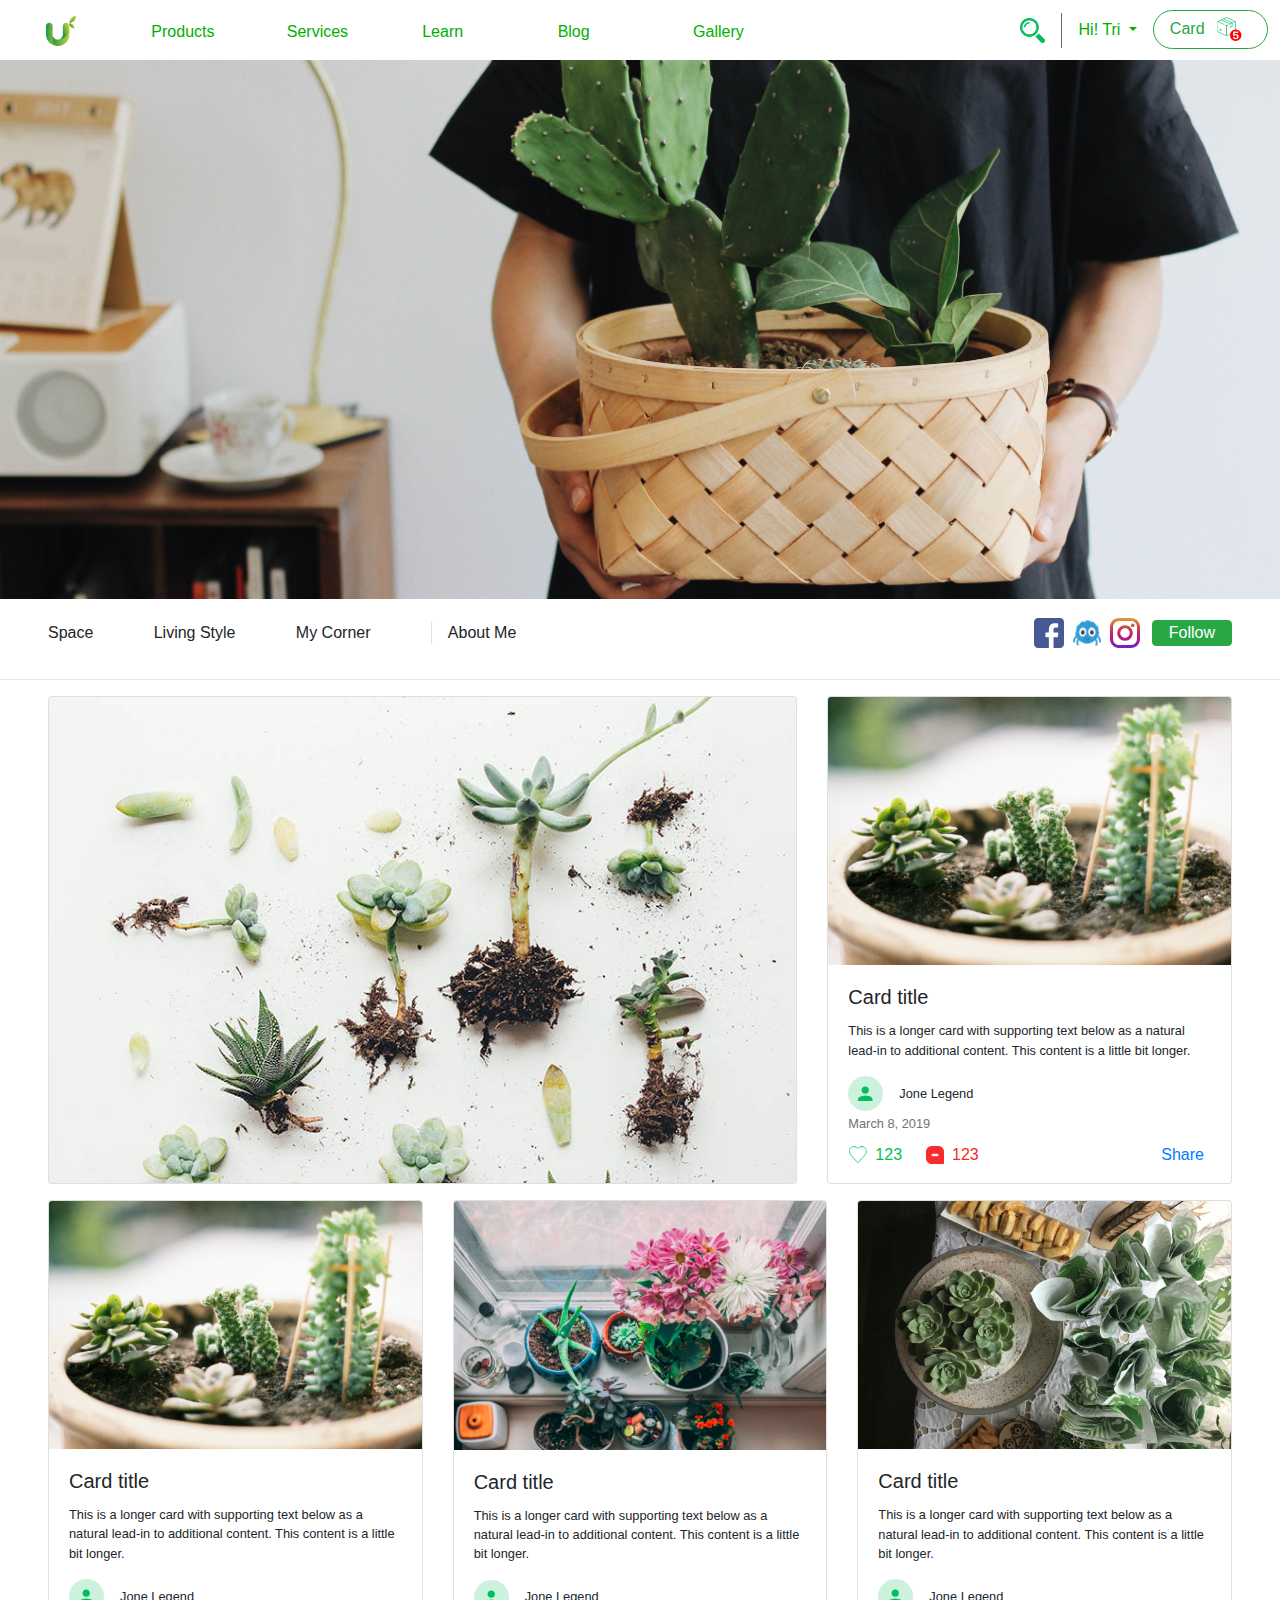
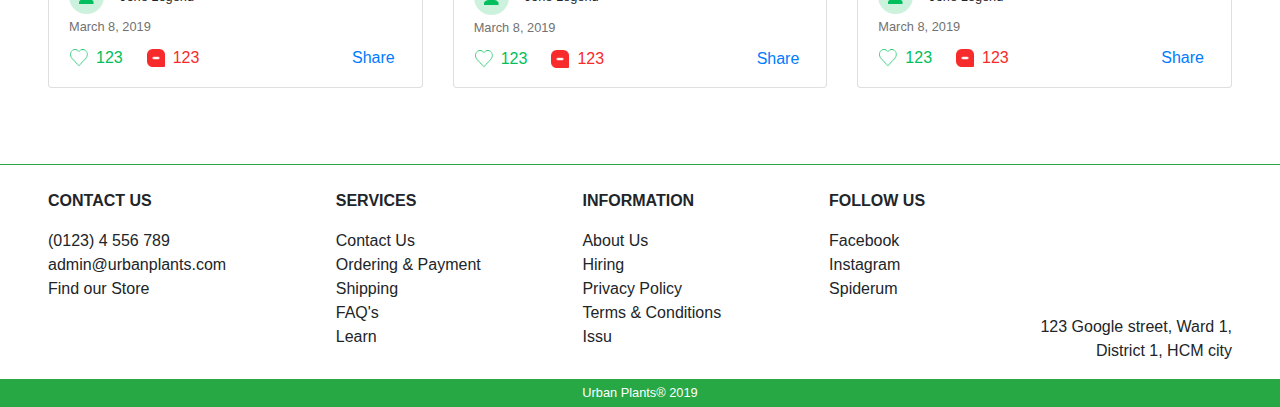
<file: Sub_sites/Blog.html>
<!DOCTYPE html>
<html>

<head>
    <meta charset="utf-8" />
    <meta http-equiv="X-UA-Compatible" content="IE=edge">
    <title>Urban Plants</title>
    <meta name="viewport" content="width=device-width, initial-scale=1,  shrink-to-fit=no">
    <link rel="stylesheet" type="text/css" media="screen" href="../css/bootstrap.css" />
    <link rel="stylesheet" type="text/css" media="screen" href="../css/owl.carousel.css" />
    <link rel="stylesheet" type="text/css" media="screen" href="../css/cofig.css" />
    <link rel="icon" href="../img/logoAsset 2.png">

</head>

<body>
    <header class="navbar d-flex align-items-center navbar-expand-lg p-0 mr-0 px-2 fixed-top">
        <nav class="navbar navbar-light d-lg-none p-0 col-md-5 col-sm-4 col-5">
            <button class="navbar-toggler" type="button" data-toggle="collapse" data-target="#navbarToggleExternalContent"
                aria-controls="navbarToggleExternalContent" aria-expanded="false" aria-label="Toggle navigation">
                <span class="navbar-toggler-icon"></span>
            </button>
        </nav>
        <div class="col-xl-1 col-lg-1 col-md-1 col-sm-4 col-2 navbar-brand m-0 d-flex justify-content-center"> <a
                href="../index.html"><img class="img-fluid logo " src="../img/logoAsset 2.png" alt="logo"></a> </div>
        <div class="col-xl-8 col-lg-7 collapse" style="background-color: white" id="navbarToggleExternalContent">
            <ul class="navbar-nav mt-1">
                <li class="nav-item col-2">
                    <a class="nav-link active" href="../Sub_sites/Product.html">Products</a>
                </li>
                <li class="nav-item col-2">
                    <a class="nav-link" href="../Sub_sites/Service.html">Services</a>
                </li>
                <li class="nav-item col-2">
                    <a class="nav-link" href="../Sub_sites/coming.html">Learn</a>
                </li>
                <li class="nav-item col-2">
                    <a class="nav-link" href="../Sub_sites/Blog.html">Blog</a>
                </li>
                <li class="nav-item col-2">
                    <a class="nav-link" href="../Sub_sites/Gallery.html">Gallery</a>
                </li>
            </ul>
        </div>
        <div class="col-xl-3 col-lg-4 col-md-5 col-sm-4 col-5 d-flex justify-content-end p-0"
            style="background-color: white" id="header_mobile_dflex">
            <!-- Search -->
            <div class="d-flex align-items-center" id="search_icon">
                <img class="img-fluid mr-3 d-none d-sm-block" height="25px" width="25px" src="../img/search.jpg" alt="logo">
                <svg height="35" width="1.5" class=" d-none d-sm-block">
                    <line x1="0" y1="0" x2="0" y2="35" style="stroke:rgb(51, 51, 51); stroke-width:1.5"></line>
                </svg>
            </div>
            <!-- Account -->
            <div class="">
                <div class="dropdown">
                    <a class="nav-link dropdown-toggle" href="#" role="button" id="dropdownMenuLink" data-toggle="dropdown"
                        aria-haspopup="true" aria-expanded="false" style="color: rgb(0, 175, 0)">
                        Hi! Tri
                    </a>
                    <div class="dropdown-menu" aria-labelledby="dropdownMenuLink">
                        <!-- Place account detail here -->
                    </div>
                </div>
            </div>
            <!-- Add to Cart -->
            <a href="../Sub_sites/404.html">
                <button type="button" class="btn btn-outline-success rounded-pill px-3 mr-1 d-none d-md-block">Card
                    <img src="../img/Group 405.png" alt="Checkout" class="checkout_logo"></button></a>
        </div>
    </header>
    
    <div class="container">
        <div class="jumbotron jumbotron-fluid p-0 mb-1" style="background-color: white">
            <img class="img-fluid" src="../img/ 00035.jpg">
        </div>
        <div class="row px-lg-5 px-4 m-0 filter_box d-flex align-items-center mb-4 mb-lg-0">
            <div class="col-12 col-lg-5 col-md-7 col-sm-8 d-flex justify-content-between align-items-center p-0 pr-sm-4 m-0" style="height: 45px;">
                <button type="button" class="btn border-0 small p-0">Space</button>
                <button type="button" class="btn border-0 small p-0">Living Style</button>
                <button type="button" class="btn border-0 small p-0">My Corner</button>
                <button type="button" class="btn border-left small p-0 pl-3 ">About Me</button>
            </div>
            <div class="col-12 col-lg-7 col-md-5 col-sm-4 d-flex justify-content-end align-items-center p-0 m-0" style="height: 25px;">
                <img src="../img/ic1.jpg" class="img-fluid px-sm-1 px-3 py-0">
                <img src="../img/ic2.jpg" class="img-fluid px-sm-1 px-3 py-0">
                <img src="../img/ic3.jpg" class="img-fluid px-sm-1 px-3 py-0">
                <button type="button" class="btn btn-success ml-2 px-3 py-0 mr-0">Follow</button>
            </div>
        </div>
        <hr>

        <div class="px-4 px-lg-5 row card-deck">
            
            <div class="card mb-3 col-12 col-lg-8 p-0 view view-first">
                <img style="object-fit: cover " class="h-100 " src="../img/ 00012.jpg" alt="Card image cap">
                <div class="mask1">
                    <a href="../Sub_sites/Blog 2.html"><img class="card-img-top" src="../img/none.png" alt="Card image cap"></a>
                    <div class="card-body border-0 ">
                        <h5 class="card-title text-left">Hello World</h5>
                        <p class="card-text small text-left">Lorem ipsum dolor sit amet consectetur adipisicing elit. Adipisci, iusto
                            repellendus voluptas iure quibusdam distinctio est dolorum quam accusamus repudiandae?
                            ipsum, dolor sit amet consectetur adipisicing elit. Perferendis ullam in harum quasi incidunt esse repellat omnis.
                        </p>
                    </div>
                    
                </div>
                <!-- <div class="card-body border-0">
                    <h5 class="card-title">Card title</h5>
                    <p class="card-text small">This is a longer card with supporting text below as a natural lead-in to additional
                        content. This content is a little bit longer.</p>
                    <div class="media">
                        <img src="../img/icon_ava.png" class="align-self-center mr-3 icon_ava" alt="...">
                        <div class="media-body align-self-center ">
                            <h6 class="m-0 small">Jone Legend</h6>
                        </div>
                    </div>
                    <span class="time">March 8, 2019</span>
                    <div class="media mt-2 row px-3" style="height: 20px">
                        <div class="col-8 pr-0 row">
                            <img src="../img/Icon/Heart.png" class="img-fluid like_icon align-self-center p-0 mr-2">
                            <p class="align-self-center m-0 mr-4 p-0 " style="color: #00BF5C">123</p>
                            <img src="../img/Icon/Hate.png" class="img-fluid align-self-center like_icon p-0 mr-2">
                            <p class=" align-self-center m-0 p-0" style="color: #F72B2B">123</p>
                        </div>
            
                        <a class="ml-4 col-4 text-right p-0" href="#">Share</a>
                    </div>
                </div> -->
            </div>
            <div class="card mb-3 col-12 col-lg-4 p-0">
                <img class="card-img-top" src="../img/blog1.png" alt="Card image cap">
                <div class="card-body border-0">
                    <h5 class="card-title">Card title</h5>
                    <p class="card-text small">This is a longer card with supporting text below as a natural lead-in to additional
                        content. This content is a little bit longer.</p>
                    <div class="media">
                        <img src="../img/icon_ava.png" class="align-self-center mr-3 icon_ava" alt="...">
                        <div class="media-body align-self-center ">
                            <h6 class="m-0 small">Jone Legend</h6>
                        </div>
                    </div>
                    <span class="time">March 8, 2019</span>
                    <div class="media mt-2 row px-3" style="height: 20px">
                        <div class="col-8 pr-0 row">
                            <img src="../img/Icon/Heart.png" class="img-fluid like_icon align-self-center p-0 mr-2">
                            <p class="align-self-center m-0 mr-4 p-0 " style="color: #00BF5C">123</p>
                            <img src="../img/Icon/Hate.png" class="img-fluid align-self-center like_icon p-0 mr-2">
                            <p class=" align-self-center m-0 p-0" style="color: #F72B2B">123</p>
                        </div>
            
                        <a class="ml-4 col-4 text-right p-0" href="#">Share</a>
                    </div>
                </div>
            </div>
        </div>
        <div class="card-deck px-4 px-lg-5">
            <div class="card mb-3">
                <img class="card-img-top" src="../img/blog1.png" alt="Card image cap">
                <div class="card-body border-0">
                    <h5 class="card-title">Card title</h5>
                    <p class="card-text small">This is a longer card with supporting text below as a natural lead-in to additional
                        content. This content is a little bit longer.</p>
                        <div class="media">
                            <img src="../img/icon_ava.png" class="align-self-center mr-3 icon_ava" alt="...">
                            <div class="media-body align-self-center ">
                                <h6 class="m-0 small">Jone Legend</h6>
                            </div>
                        </div>
                        <span class="time">March 8, 2019</span>
                    <div class="media mt-2 row px-3" style="height: 20px">
                        <div class="col-8 pr-0 row">
                            <img src="../img/Icon/Heart.png" class="img-fluid like_icon align-self-center p-0 mr-2">
                            <p class="align-self-center m-0 mr-4 p-0 " style="color: #00BF5C">123</p>
                            <img src="../img/Icon/Hate.png" class="img-fluid align-self-center like_icon p-0 mr-2">
                            <p class=" align-self-center m-0 p-0" style="color: #F72B2B">123</p>
                        </div>
                    
                        <a class="ml-4 col-4 text-right p-0" href="#">Share</a>
                    </div>
                </div>
            </div>
            <div class="card mb-3">
                <img class="card-img-top" src="../img/blog2.png" alt="Card image cap">
                <div class="card-body border-0">
                    <h5 class="card-title">Card title</h5>
                    <p class="card-text small">This is a longer card with supporting text below as a natural lead-in to additional
                        content. This content is a little bit longer.</p>
                    <div class="media">
                        <img src="../img/icon_ava.png" class="align-self-center mr-3 icon_ava" alt="...">
                        <div class="media-body align-self-center ">
                            <h6 class="m-0 small">Jone Legend</h6>
                        </div>
                    </div>
                    <span class="time">March 8, 2019</span>
                    <div class="media mt-2 row px-3" style="height: 20px">
                        <div class="col-8 pr-0 row">
                            <img src="../img/Icon/Heart.png" class="img-fluid like_icon align-self-center p-0 mr-2">
                            <p class="align-self-center m-0 mr-4 p-0 " style="color: #00BF5C">123</p>
                            <img src="../img/Icon/Hate.png" class="img-fluid align-self-center like_icon p-0 mr-2">
                            <p class=" align-self-center m-0 p-0" style="color: #F72B2B">123</p>
                        </div>
            
                        <a class="ml-4 col-4 text-right p-0" href="#">Share</a>
                    </div>
                </div>
            </div>
            <div class="card mb-3">
                <img class="card-img-top" src="../img/blog3.png" alt="Card image cap">
                <div class="card-body border-0">
                    <h5 class="card-title">Card title</h5>
                    <p class="card-text small">This is a longer card with supporting text below as a natural lead-in to additional
                        content. This content is a little bit longer.</p>
                    <div class="media">
                        <img src="../img/icon_ava.png" class="align-self-center mr-3 icon_ava" alt="...">
                        <div class="media-body align-self-center ">
                            <h6 class="m-0 small">Jone Legend</h6>
                        </div>
                    </div>
                    <span class="time">March 8, 2019</span>
                    <div class="media mt-2 row px-3" style="height: 20px">
                        <div class="col-8 pr-0 row">
                            <img src="../img/Icon/Heart.png" class="img-fluid like_icon align-self-center p-0 mr-2">
                            <p class="align-self-center m-0 mr-4 p-0 " style="color: #00BF5C">123</p>
                            <img src="../img/Icon/Hate.png" class="img-fluid align-self-center like_icon p-0 mr-2">
                            <p class=" align-self-center m-0 p-0" style="color: #F72B2B">123</p>
                        </div>
            
                        <a class="ml-4 col-4 text-right p-0" href="#">Share</a>
                    </div>
                </div>
            </div>
        </div>

       
        
    </div>

    <!-- Footer -->
    <footer>
        <div class="container border-top border-success">
            <div class="row mx-4 mx-lg-5 px-0 mt-4">
                <div class="col-12 col-sm-10 col-lg-5 col-xl-5 px-0 row mx-auto">
                    <div class="col-lg-7 col-sm-8 col-12 px-0">
                        <span>
                            <p><strong>CONTACT US</strong></p>
                            <p>(0123) 4 556 789<br>admin@urbanplants.com<br>Find our Store</p>
                        </span>
                    </div>
                    <div class="col-lg-5 col-sm-4 col-12 px-0">
                        <span>
                            <p><strong>SERVICES</strong></p>
                            <p>Contact Us<br>Ordering &amp; Payment<br>Shipping<br>FAQ's<br>Learn</p>
                        </span>
                    </div>
                </div>
                <div class="col-12 col-lg-5 col-sm-10 mx-auto row px-0">
                    <div class="offset-lg-1 col-lg-6 col-sm-8 col-12 px-0">
                        <span>
                            <p><strong>INFORMATION</strong></p>
                            <p>About Us<br>Hiring<br>Privacy Policy<br>Terms &amp; Conditions<br>Issu</p>
                        </span>
                    </div>
                    <div class="col-lg-5 col-12 col-sm-4 px-0">
                        <span>
                            <p><strong>FOLLOW US</strong></p>
                            <p>Facebook<br>Instagram<br>Spiderum</p>
                        </span>
                    </div>
                </div>
                <div class="col-lg-2 col-12 row mx-auto mr-lg-0 px-lg-0">
                    <div class="col-12 px-4 px-lg-0 text-right embed-responsive embed-responsive-16by9 my-2"><iframe
                            src="https://www.google.com/maps/embed?pb=!1m14!1m12!1m3!1d50620.43115390268!2d106.71707382110013!3d10.787130352812612!2m3!1f0!2f0!3f0!3m2!1i1024!2i768!4f13.1!5e0!3m2!1svi!2s!4v1550771450963"
                            width="300" height="150" frameborder="0" style="border:0" allowfullscreen=""
                            class="embed-responsive-item"></iframe></div>
                    <p class="text-right col-12 px-0">123 Google street, Ward 1, District 1, HCM city</p>
                </div>
    
            </div>
            <div class="text-center text-white bg-success  m-0 py-1">
                <p class="m-0 small">Urban Plants® 2019</p>
            </div>
        </div>
    </footer>
    
    
    <script src="../js/jquery-3.3.1.min.js"></script>
    <script src="../js/config.js"></script>
    <script src="../js/owl.carousel.min.js"></script>
    <script src="../js/bootstrap.bundle.js"></script>
    <script src="../js/index.js"></script>
    </body>
    
    </html>
</file>
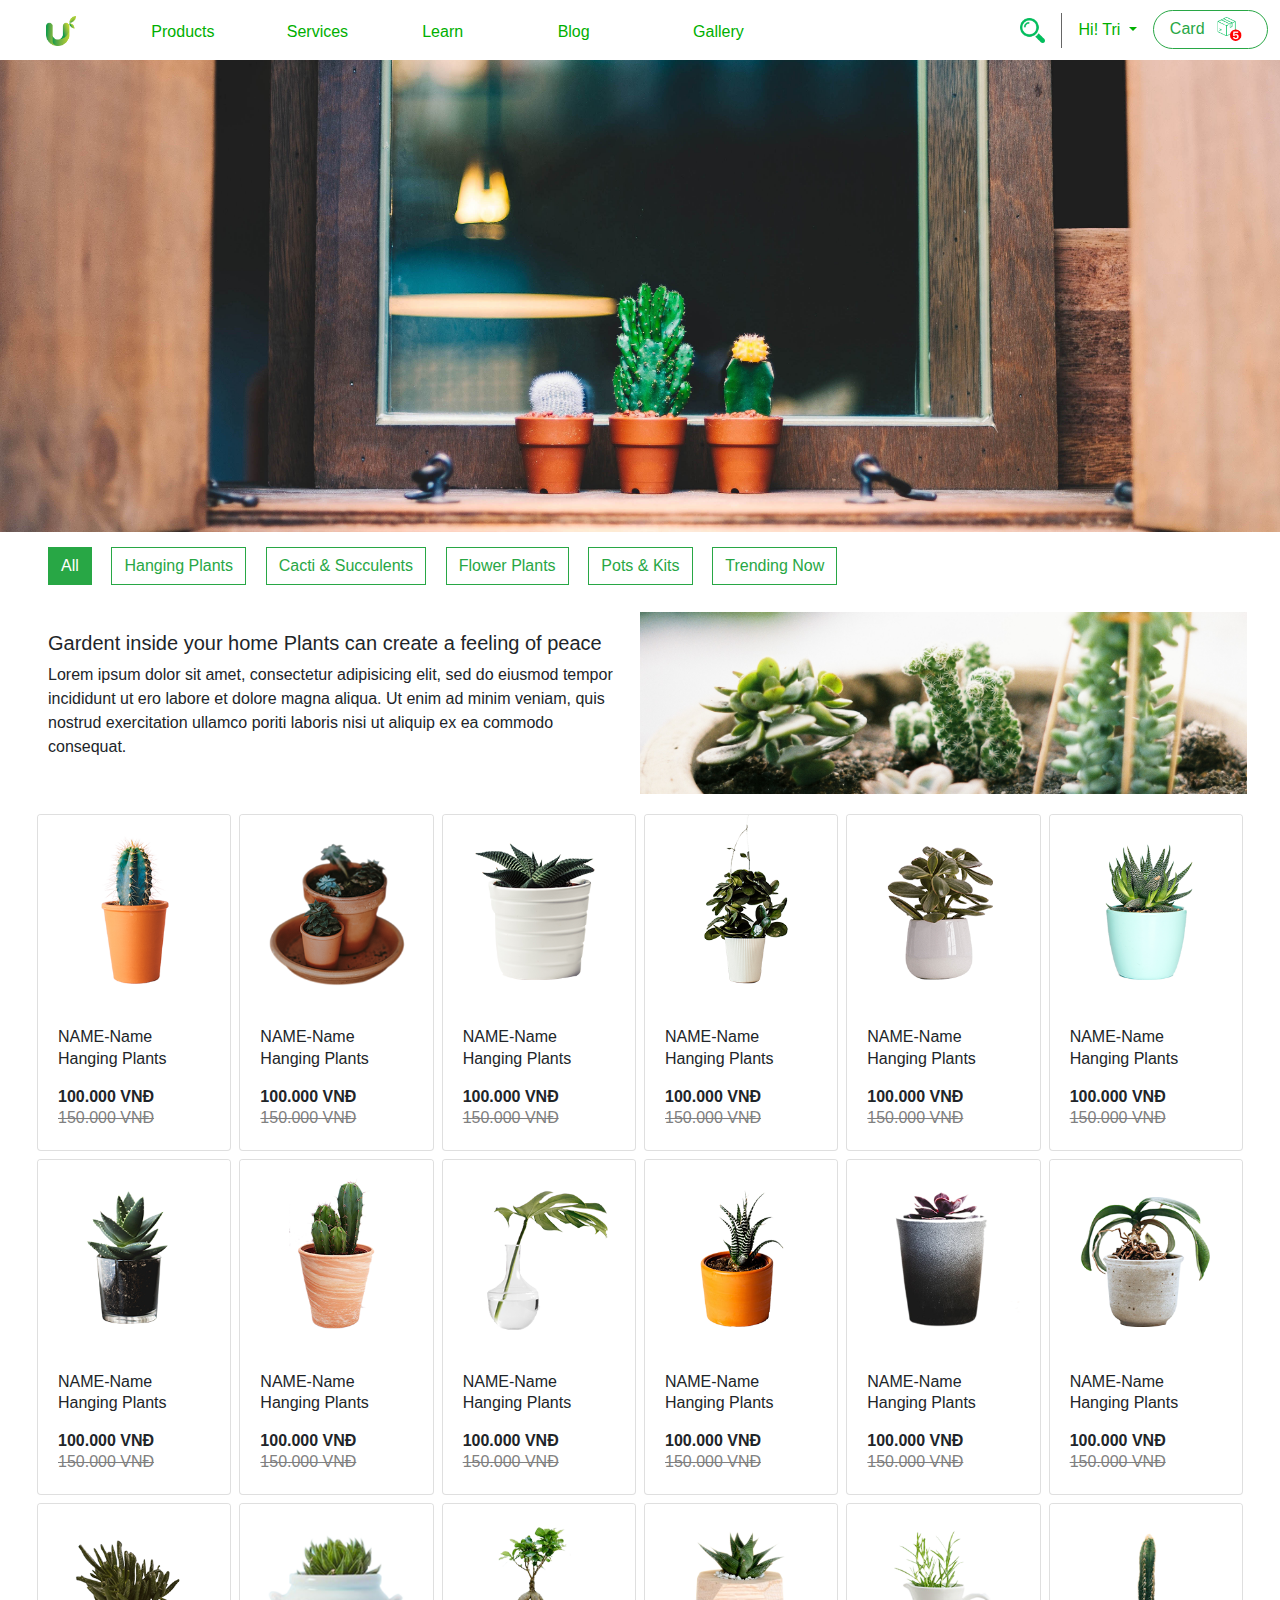
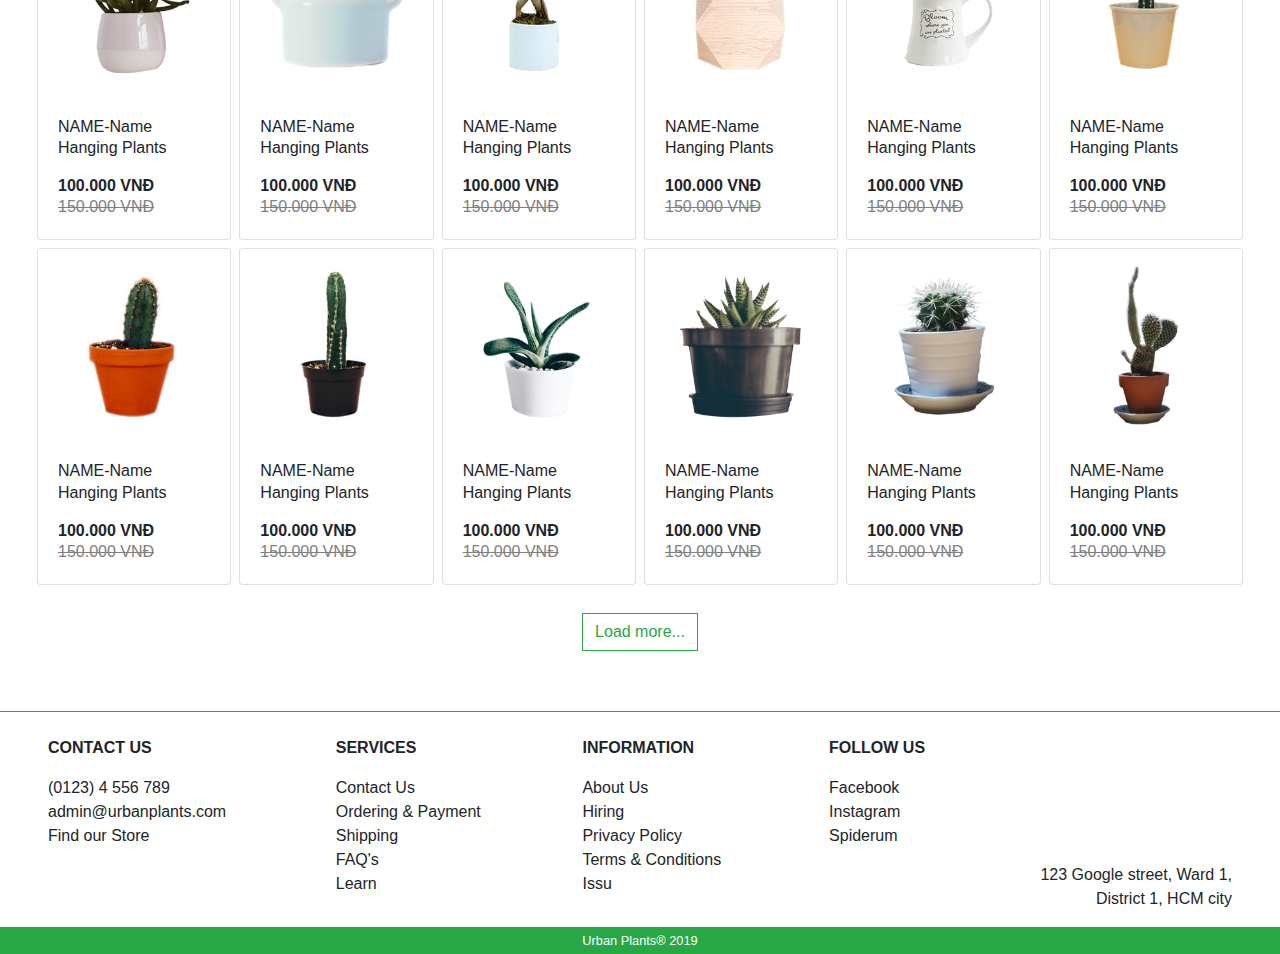
<file: Sub_sites/Product.html>
<!DOCTYPE html>
<html>

<head>
    <meta charset="utf-8" />
    <meta http-equiv="X-UA-Compatible" content="IE=edge">
    <title>Urban Plants</title>
    <meta name="viewport" content="width=device-width, initial-scale=1,  shrink-to-fit=no">
    <link rel="stylesheet" type="text/css" media="screen" href="../css/bootstrap.css" />
    <link rel="stylesheet" type="text/css" media="screen" href="../css/owl.carousel.css" />
    <link rel="stylesheet" type="text/css" media="screen" href="../css/cofig.css" />
    <link rel="icon" href="../img/logoAsset 2.png">

</head>

<body>
    <header class="navbar d-flex align-items-center navbar-expand-lg p-0 mr-0 px-2 fixed-top">
        <nav class="navbar navbar-light d-lg-none p-0 col-md-5 col-sm-4 col-5">
            <button class="navbar-toggler" type="button" data-toggle="collapse" data-target="#navbarToggleExternalContent"
                aria-controls="navbarToggleExternalContent" aria-expanded="false" aria-label="Toggle navigation">
                <span class="navbar-toggler-icon"></span>
            </button>
        </nav>
        <div class="col-xl-1 col-lg-1 col-md-1 col-sm-4 col-2 navbar-brand m-0 d-flex justify-content-center"> <a
                href="../index.html"><img class="img-fluid logo " src="../img/logoAsset 2.png" alt="logo"></a> </div>
        <div class="col-xl-8 col-lg-7 collapse" style="background-color: white" id="navbarToggleExternalContent">
            <ul class="navbar-nav mt-1">
                <li class="nav-item col-2">
                    <a class="nav-link active" href="../Sub_sites/Product.html">Products</a>
                </li>
                <li class="nav-item col-2">
                    <a class="nav-link" href="../Sub_sites/Service.html">Services</a>
                </li>
                <li class="nav-item col-2">
                    <a class="nav-link" href="../Sub_sites/coming.html">Learn</a>
                </li>
                <li class="nav-item col-2">
                    <a class="nav-link" href="../Sub_sites/Blog.html">Blog</a>
                </li>
                <li class="nav-item col-2">
                    <a class="nav-link" href="../Sub_sites/Gallery.html">Gallery</a>
                </li>
            </ul>
        </div>
        <div class="col-xl-3 col-lg-4 col-md-5 col-sm-4 col-5 d-flex justify-content-end p-0"
            style="background-color: white" id="header_mobile_dflex">
            <!-- Search -->
            <div class="d-flex align-items-center" id="search_icon">
                <img class="img-fluid mr-3 d-none d-sm-block" height="25px" width="25px" src="../img/search.jpg" alt="logo">
                <svg height="35" width="1.5" class=" d-none d-sm-block">
                    <line x1="0" y1="0" x2="0" y2="35" style="stroke:rgb(51, 51, 51); stroke-width:1.5"></line>
                </svg>
            </div>
            <!-- Account -->
            <div class="">
                <div class="dropdown">
                    <a class="nav-link dropdown-toggle" href="#" role="button" id="dropdownMenuLink" data-toggle="dropdown"
                        aria-haspopup="true" aria-expanded="false" style="color: rgb(0, 175, 0)">
                        Hi! Tri
                    </a>
                    <div class="dropdown-menu" aria-labelledby="dropdownMenuLink">
                        <!-- Place account detail here -->
                    </div>
                </div>
            </div>
            <!-- Add to Cart -->
            <a href="../Sub_sites/404.html">
                <button type="button" class="btn btn-outline-success rounded-pill px-3 mr-1 d-none d-md-block">Card
                    <img src="../img/Group 405.png" alt="Checkout" class="checkout_logo"></button></a>
        </div>
    </header>
    <!-- Slider -->
    <div class="container">
        <div class="jumbotron jumbotron-fluid p-0 mb-1" style="background-color: white">
            <img class="img-fluid" src="../img/banner1.jpg" >
           <!--  <div class="container-fluid d-flex justify-content-between mt-4 px-4 px-lg-5 d-none" id="carousel_hidden">
                <img height="10%" width="12.25%" src="../img/ 00061.jpg" alt="First slide img"
                    data-target="#carousel_Controls" data-slide-to="0" class="active">
                <img height="10%" width="12.25%" src="../img/ 00061.jpg" alt="Second slide img"
                    data-target="#carousel_Controls" data-slide-to="1">
                <img height="10%" width="12.25%" src="../img/ 00061.jpg" alt="Third slide img"
                    data-target="#carousel_Controls" data-slide-to="2">
                <img height="10%" width="12.25%" src="../img/ 00061.jpg" alt="Fourth slide img"
                    data-target="#carousel_Controls" data-slide-to="3">
                <img height="10%" width="12.25%" src="../img/ 00061.jpg" alt="Fifth slide img"
                    data-target="#carousel_Controls" data-slide-to="4">
                <img height="10%" width="12.25%" src="../img/ 00061.jpg" alt="Sixth slide img"
                    data-target="#carousel_Controls" data-slide-to="5">
                <img height="10%" width="12.25%" src="../img/ 00061.jpg" alt="Seventh slide img"
                    data-target="#carousel_Controls" data-slide-to="6">
            </div> -->
        </div>
        <!-- Filter -->
        <div class="row px-lg-5 px-4 m-0 filter_box d-flex align-items-center my-4 my-lg-0">
            <div class="col-8 d-flex justify-content-between align-items-center p-0 m-0" style="height: 60px;">
                <button type="button" class="btn btn-success rounded-0 ">All</button>
                <button type="button" class="btn btn-outline-success rounded-0">Hanging Plants</button>
                <button type="button" class="btn btn-outline-success rounded-0 d-none d-sm-block">Cacti & Succulents</button>
                <button type="button" class="btn btn-outline-success rounded-0 d-none d-md-block">Flower Plants</button>
                <button type="button" class="btn btn-outline-success rounded-0 d-none d-xl-block">Pots & Kits</button>
                <button type="button" class="btn btn-outline-success rounded-0 d-none d-xl-block">Trending Now</button>
            </div>
          <!--   <div class="col-lg-4 col-12  d-flex justify-content-around align-items-center p-0 >
                <p class="m-0">Price</p>
                <button type="button" class="btn btn-outline-success rounded-0 p-0 btn_">0</button>
                <p class="m-0">-</p>
                <button type="button" class="btn btn-outline-success rounded-0 p-0 btn_">0</button>
                <button type="button" class="btn btn-success rounded-0 d-none d-xl-block">Filter</button>
            </div> -->
        </div>
        <!-- Intro -->
        <div class="row px-4 px-lg-5 my-3 d-flex align-items-center">
            <div class="col-12 col-md-6 col-lg-6 ">
                <h5>Gardent inside your home Plants can create a feeling of peace</h5>
                <p>
                    Lorem ipsum dolor sit amet, consectetur adipisicing elit, sed do eiusmod tempor incididunt ut ero labore et dolore magna
                    aliqua. Ut enim ad minim veniam, quis nostrud exercitation ullamco poriti laboris nisi ut aliquip ex ea commodo
                    consequat.
                </p>
            </div>
            <div class="col-12 col-md-6 px-lg-0 ">
                <img src="../img/gardent1.png" alt="gardent1" class="img-fluid">
            </div>
        </div>
        <!-- Product -->
        <div class="row px-4 px-lg-5 my-3">
            <div class=" col-6 col-md-4 col-lg-3 col-xl-2 p-0">
                <div class="card m-1">
                    <img src="../img/product/1.png" alt="product1" class="card-img-top" />
                    <div class="card-body border-0">
                        <span class="col-12 card-text p-0">
                            <h6 class="m-0">NAME-Name</h6>
                            <p>Hanging Plants</p>
                        </span>
                        <div class="col-12 card-text p-0 ">
                            <h6 class="card-title m-0"><strong>100.000 VNĐ</strong></h6>
                            <del>150.000 VNĐ</del>
                        </div>  
                    </div>
                </div>
            </div>
                <!--Add-->
            <div class=" col-6 col-md-4 col-lg-3 col-xl-2 p-0">
                <div class="card m-1">
                    <img src="../img/product/2.png" alt="product1" class="card-img-top" />
                    <div class="card-body border-0">
                        <span class="col-12 card-text p-0">
                            <h6 class="m-0">NAME-Name</h6>
                            <p>Hanging Plants</p>
                        </span>
                        <div class="col-12 card-text p-0 ">
                            <h6 class="card-title m-0"><strong>100.000 VNĐ</strong></h6>
                            <del>150.000 VNĐ</del>
                        </div>
                    </div>
                </div>
            </div>
            <div class=" col-6 col-md-4 col-lg-3 col-xl-2 p-0">
                <div class="card m-1">
                    <img src="../img/product/3.png" alt="product1" class="card-img-top" />
                    <div class="card-body border-0">
                        <span class="col-12 card-text p-0">
                            <h6 class="m-0">NAME-Name</h6>
                            <p>Hanging Plants</p>
                        </span>
                        <div class="col-12 card-text p-0 ">
                            <h6 class="card-title m-0"><strong>100.000 VNĐ</strong></h6>
                            <del>150.000 VNĐ</del>
                        </div>
                    </div>
                </div>
            </div>
            <div class=" col-6 col-md-4 col-lg-3 col-xl-2 p-0">
                <div class="card m-1">
                    <img src="../img/product/4.png" alt="product1" class="card-img-top" />
                    <div class="card-body border-0">
                        <span class="col-12 card-text p-0">
                            <h6 class="m-0">NAME-Name</h6>
                            <p>Hanging Plants</p>
                        </span>
                        <div class="col-12 card-text p-0 ">
                            <h6 class="card-title m-0"><strong>100.000 VNĐ</strong></h6>
                            <del>150.000 VNĐ</del>
                        </div>
                    </div>
                </div>
            </div>
            <div class=" col-6 col-md-4 col-lg-3 col-xl-2 p-0">
                <div class="card m-1">
                    <img src="../img/product/5.png" alt="product1" class="card-img-top" />
                    <div class="card-body border-0">
                        <span class="col-12 card-text p-0">
                            <h6 class="m-0">NAME-Name</h6>
                            <p>Hanging Plants</p>
                        </span>
                        <div class="col-12 card-text p-0 ">
                            <h6 class="card-title m-0"><strong>100.000 VNĐ</strong></h6>
                            <del>150.000 VNĐ</del>
                        </div>
                    </div>
                </div>
            </div>
            <div class=" col-6 col-md-4 col-lg-3 col-xl-2 p-0">
                <div class="card m-1">
                    <img src="../img/product/6.png" alt="product1" class="card-img-top" />
                    <div class="card-body border-0">
                        <span class="col-12 card-text p-0">
                            <h6 class="m-0">NAME-Name</h6>
                            <p>Hanging Plants</p>
                        </span>
                        <div class="col-12 card-text p-0 ">
                            <h6 class="card-title m-0"><strong>100.000 VNĐ</strong></h6>
                            <del>150.000 VNĐ</del>
                        </div>
                    </div>
                </div>
            </div>
            <div class=" col-6 col-md-4 col-lg-3 col-xl-2 p-0">
                <div class="card m-1">
                    <img src="../img/product/7.png" alt="8" class="card-img-top" />
                    <div class="card-body border-0">
                        <span class="col-12 card-text p-0">
                            <h6 class="m-0">NAME-Name</h6>
                            <p>Hanging Plants</p>
                        </span>
                        <div class="col-12 card-text p-0 ">
                            <h6 class="card-title m-0"><strong>100.000 VNĐ</strong></h6>
                            <del>150.000 VNĐ</del>
                        </div>
                    </div>
                </div>
            </div>
            <div class=" col-6 col-md-4 col-lg-3 col-xl-2 p-0">
                <div class="card m-1">
                    <img src="../img/product/8.png" alt="8" class="card-img-top" />
                    <div class="card-body border-0">
                        <span class="col-12 card-text p-0">
                            <h6 class="m-0">NAME-Name</h6>
                            <p>Hanging Plants</p>
                        </span>
                        <div class="col-12 card-text p-0 ">
                            <h6 class="card-title m-0"><strong>100.000 VNĐ</strong></h6>
                            <del>150.000 VNĐ</del>
                        </div>
                    </div>
                </div>
            </div>
            <div class=" col-6 col-md-4 col-lg-3 col-xl-2 p-0">
                <div class="card m-1">
                    <img src="../img/product/9.png" alt="product1" class="card-img-top" />
                    <div class="card-body border-0">
                        <span class="col-12 card-text p-0">
                            <h6 class="m-0">NAME-Name</h6>
                            <p>Hanging Plants</p>
                        </span>
                        <div class="col-12 card-text p-0 ">
                            <h6 class="card-title m-0"><strong>100.000 VNĐ</strong></h6>
                            <del>150.000 VNĐ</del>
                        </div>
                    </div>
                </div>
            </div>
            <div class=" col-6 col-md-4 col-lg-3 col-xl-2 p-0">
                <div class="card m-1">
                    <img src="../img/product/10.png" alt="10" class="card-img-top" />
                    <div class="card-body border-0">
                        <span class="col-12 card-text p-0">
                            <h6 class="m-0">NAME-Name</h6>
                            <p>Hanging Plants</p>
                        </span>
                        <div class="col-12 card-text p-0 ">
                            <h6 class="card-title m-0"><strong>100.000 VNĐ</strong></h6>
                            <del>150.000 VNĐ</del>
                        </div>
                    </div>
                </div>
            </div>
            <div class=" col-6 col-md-4 col-lg-3 col-xl-2 p-0">
                <div class="card m-1">
                    <img src="../img/product/11.png" alt="11" class="card-img-top" />
                    <div class="card-body border-0">
                        <span class="col-12 card-text p-0">
                            <h6 class="m-0">NAME-Name</h6>
                            <p>Hanging Plants</p>
                        </span>
                        <div class="col-12 card-text p-0 ">
                            <h6 class="card-title m-0"><strong>100.000 VNĐ</strong></h6>
                            <del>150.000 VNĐ</del>
                        </div>
                    </div>
                </div>
            </div>
            <div class=" col-6 col-md-4 col-lg-3 col-xl-2 p-0">
                <div class="card m-1">
                    <img src="../img/product/12.png" alt="12" class="card-img-top" />
                    <div class="card-body border-0">
                        <span class="col-12 card-text p-0">
                            <h6 class="m-0">NAME-Name</h6>
                            <p>Hanging Plants</p>
                        </span>
                        <div class="col-12 card-text p-0 ">
                            <h6 class="card-title m-0"><strong>100.000 VNĐ</strong></h6>
                            <del>150.000 VNĐ</del>
                        </div>
                    </div>
                </div>
            </div>
            <div class=" col-6 col-md-4 col-lg-3 col-xl-2 p-0">
                <div class="card m-1">
                    <img src="../img/product/13.png" alt="13" class="card-img-top" />
                    <div class="card-body border-0">
                        <span class="col-12 card-text p-0">
                            <h6 class="m-0">NAME-Name</h6>
                            <p>Hanging Plants</p>
                        </span>
                        <div class="col-12 card-text p-0 ">
                            <h6 class="card-title m-0"><strong>100.000 VNĐ</strong></h6>
                            <del>150.000 VNĐ</del>
                        </div>
                    </div>
                </div>
            </div>
            <div class=" col-6 col-md-4 col-lg-3 col-xl-2 p-0">
                <div class="card m-1">
                    <img src="../img/product/14.png" alt="14" class="card-img-top" />
                    <div class="card-body border-0">
                        <span class="col-12 card-text p-0">
                            <h6 class="m-0">NAME-Name</h6>
                            <p>Hanging Plants</p>
                        </span>
                        <div class="col-12 card-text p-0 ">
                            <h6 class="card-title m-0"><strong>100.000 VNĐ</strong></h6>
                            <del>150.000 VNĐ</del>
                        </div>
                    </div>
                </div>
            </div>
            <div class=" col-6 col-md-4 col-lg-3 col-xl-2 p-0">
                <div class="card m-1">
                    <img src="../img/product/15.png" alt="15" class="card-img-top" />
                    <div class="card-body border-0">
                        <span class="col-12 card-text p-0">
                            <h6 class="m-0">NAME-Name</h6>
                            <p>Hanging Plants</p>
                        </span>
                        <div class="col-12 card-text p-0 ">
                            <h6 class="card-title m-0"><strong>100.000 VNĐ</strong></h6>
                            <del>150.000 VNĐ</del>
                        </div>
                    </div>
                </div>
            </div>
            <div class=" col-6 col-md-4 col-lg-3 col-xl-2 p-0">
                <div class="card m-1">
                    <img src="../img/product/16.png" alt="16" class="card-img-top" />
                    <div class="card-body border-0">
                        <span class="col-12 card-text p-0">
                            <h6 class="m-0">NAME-Name</h6>
                            <p>Hanging Plants</p>
                        </span>
                        <div class="col-12 card-text p-0 ">
                            <h6 class="card-title m-0"><strong>100.000 VNĐ</strong></h6>
                            <del>150.000 VNĐ</del>
                        </div>
                    </div>
                </div>
            </div>
            <div class=" col-6 col-md-4 col-lg-3 col-xl-2 p-0">
                <div class="card m-1">
                    <img src="../img/product/17.png" alt="17" class="card-img-top" />
                    <div class="card-body border-0">
                        <span class="col-12 card-text p-0">
                            <h6 class="m-0">NAME-Name</h6>
                            <p>Hanging Plants</p>
                        </span>
                        <div class="col-12 card-text p-0 ">
                            <h6 class="card-title m-0"><strong>100.000 VNĐ</strong></h6>
                            <del>150.000 VNĐ</del>
                        </div>
                    </div>
                </div>
            </div>
            <div class=" col-6 col-md-4 col-lg-3 col-xl-2 p-0">
                <div class="card m-1">
                    <img src="../img/product/18.png" alt="18" class="card-img-top" />
                    <div class="card-body border-0">
                        <span class="col-12 card-text p-0">
                            <h6 class="m-0">NAME-Name</h6>
                            <p>Hanging Plants</p>
                        </span>
                        <div class="col-12 card-text p-0 ">
                            <h6 class="card-title m-0"><strong>100.000 VNĐ</strong></h6>
                            <del>150.000 VNĐ</del>
                        </div>
                    </div>
                </div>
            </div>
            <div class=" col-6 col-md-4 col-lg-3 col-xl-2 p-0">
                <div class="card m-1">
                    <img src="../img/product/19.png" alt="19" class="card-img-top" />
                    <div class="card-body border-0">
                        <span class="col-12 card-text p-0">
                            <h6 class="m-0">NAME-Name</h6>
                            <p>Hanging Plants</p>
                        </span>
                        <div class="col-12 card-text p-0 ">
                            <h6 class="card-title m-0"><strong>100.000 VNĐ</strong></h6>
                            <del>150.000 VNĐ</del>
                        </div>
                    </div>
                </div>
            </div>
            <div class=" col-6 col-md-4 col-lg-3 col-xl-2 p-0">
                <div class="card m-1">
                    <img src="../img/product/20.png" alt="20" class="card-img-top" />
                    <div class="card-body border-0">
                        <span class="col-12 card-text p-0">
                            <h6 class="m-0">NAME-Name</h6>
                            <p>Hanging Plants</p>
                        </span>
                        <div class="col-12 card-text p-0 ">
                            <h6 class="card-title m-0"><strong>100.000 VNĐ</strong></h6>
                            <del>150.000 VNĐ</del>
                        </div>
                    </div>
                </div>
            </div>
            <div class=" col-6 col-md-4 col-lg-3 col-xl-2 p-0">
                <div class="card m-1">
                    <img src="../img/product/21.png" alt="21" class="card-img-top" />
                    <div class="card-body border-0">
                        <span class="col-12 card-text p-0">
                            <h6 class="m-0">NAME-Name</h6>
                            <p>Hanging Plants</p>
                        </span>
                        <div class="col-12 card-text p-0 ">
                            <h6 class="card-title m-0"><strong>100.000 VNĐ</strong></h6>
                            <del>150.000 VNĐ</del>
                        </div>
                    </div>
                </div>
            </div>
            <div class=" col-6 col-md-4 col-lg-3 col-xl-2 p-0">
                <div class="card m-1">
                    <img src="../img/product/22.png" alt="22" class="card-img-top" />
                    <div class="card-body border-0">
                        <span class="col-12 card-text p-0">
                            <h6 class="m-0">NAME-Name</h6>
                            <p>Hanging Plants</p>
                        </span>
                        <div class="col-12 card-text p-0 ">
                            <h6 class="card-title m-0"><strong>100.000 VNĐ</strong></h6>
                            <del>150.000 VNĐ</del>
                        </div>
                    </div>
                </div>
            </div>
            <div class=" col-6 col-md-4 col-lg-3 col-xl-2 p-0">
                <div class="card m-1">
                    <img src="../img/product/23.png" alt="23" class="card-img-top" />
                    <div class="card-body border-0">
                        <span class="col-12 card-text p-0">
                            <h6 class="m-0">NAME-Name</h6>
                            <p>Hanging Plants</p>
                        </span>
                        <div class="col-12 card-text p-0 ">
                            <h6 class="card-title m-0"><strong>100.000 VNĐ</strong></h6>
                            <del>150.000 VNĐ</del>
                        </div>
                    </div>
                </div>
            </div>
            <div class=" col-6 col-md-4 col-lg-3 col-xl-2 p-0">
                <div class="card m-1">
                    <img src="../img/product/24.png" alt="24" class="card-img-top" />
                    <div class="card-body border-0">
                        <span class="col-12 card-text p-0">
                            <h6 class="m-0">NAME-Name</h6>
                            <p>Hanging Plants</p>
                        </span>
                        <div class="col-12 card-text p-0 ">
                            <h6 class="card-title m-0"><strong>100.000 VNĐ</strong></h6>
                            <del>150.000 VNĐ</del>
                        </div>
                    </div>
                </div>
            </div>
        </div>
        <div class="d-flex justify-content-center mt-4 mb-5">
            <button type="button" class="btn btn-outline-success rounded-0">Load more...</button>
        </div>
    </div>
            
  
    <!-- Footer -->
    <footer>
        <div class="container border-top border-success">
            <div class="row mx-4 mx-lg-5 px-0 mt-4">
                <div class="col-12 col-sm-10 col-lg-5 col-xl-5 px-0 row mx-auto">
                    <div class="col-lg-7 col-sm-8 col-12 px-0">
                        <span>
                            <p><strong>CONTACT US</strong></p>
                            <p>(0123) 4 556 789<br>admin@urbanplants.com<br>Find our Store</p>
                        </span>
                    </div>
                    <div class="col-lg-5 col-sm-4 col-12 px-0">
                        <span>
                            <p><strong>SERVICES</strong></p>
                            <p>Contact Us<br>Ordering &amp; Payment<br>Shipping<br>FAQ's<br>Learn</p>
                        </span>
                    </div>
                </div>
                <div class="col-12 col-lg-5 col-sm-10 mx-auto row px-0">
                    <div class="offset-lg-1 col-lg-6 col-sm-8 col-12 px-0">
                        <span>
                            <p><strong>INFORMATION</strong></p>
                            <p>About Us<br>Hiring<br>Privacy Policy<br>Terms &amp; Conditions<br>Issu</p>
                        </span>
                    </div>
                    <div class="col-lg-5 col-12 col-sm-4 px-0">
                        <span>
                            <p><strong>FOLLOW US</strong></p>
                            <p>Facebook<br>Instagram<br>Spiderum</p>
                        </span>
                    </div>
                </div>
                <div class="col-lg-2 col-12 row mx-auto mr-lg-0 px-lg-0">
                    <div class="col-12 px-4 px-lg-0 text-right embed-responsive embed-responsive-16by9 my-2"><iframe
                            src="https://www.google.com/maps/embed?pb=!1m14!1m12!1m3!1d50620.43115390268!2d106.71707382110013!3d10.787130352812612!2m3!1f0!2f0!3f0!3m2!1i1024!2i768!4f13.1!5e0!3m2!1svi!2s!4v1550771450963"
                            width="300" height="150" frameborder="0" style="border:0" allowfullscreen=""
                            class="embed-responsive-item"></iframe></div>
                    <p class="text-right col-12 px-0">123 Google street, Ward 1, District 1, HCM city</p>
                </div>
    
            </div>
            <div class="text-center text-white bg-success  m-0 py-1">
                <p class="m-0 small">Urban Plants® 2019</p>
            </div>
        </div>
    </footer>


    <script src="../js/jquery-3.3.1.min.js"></script>
    <script src="../js/config.js"></script>
    <script src="../js/owl.carousel.min.js"></script>
    <script src="../js/bootstrap.bundle.js"></script>
    <script src="../js/index.js"></script>
</body>

</html>
</file>
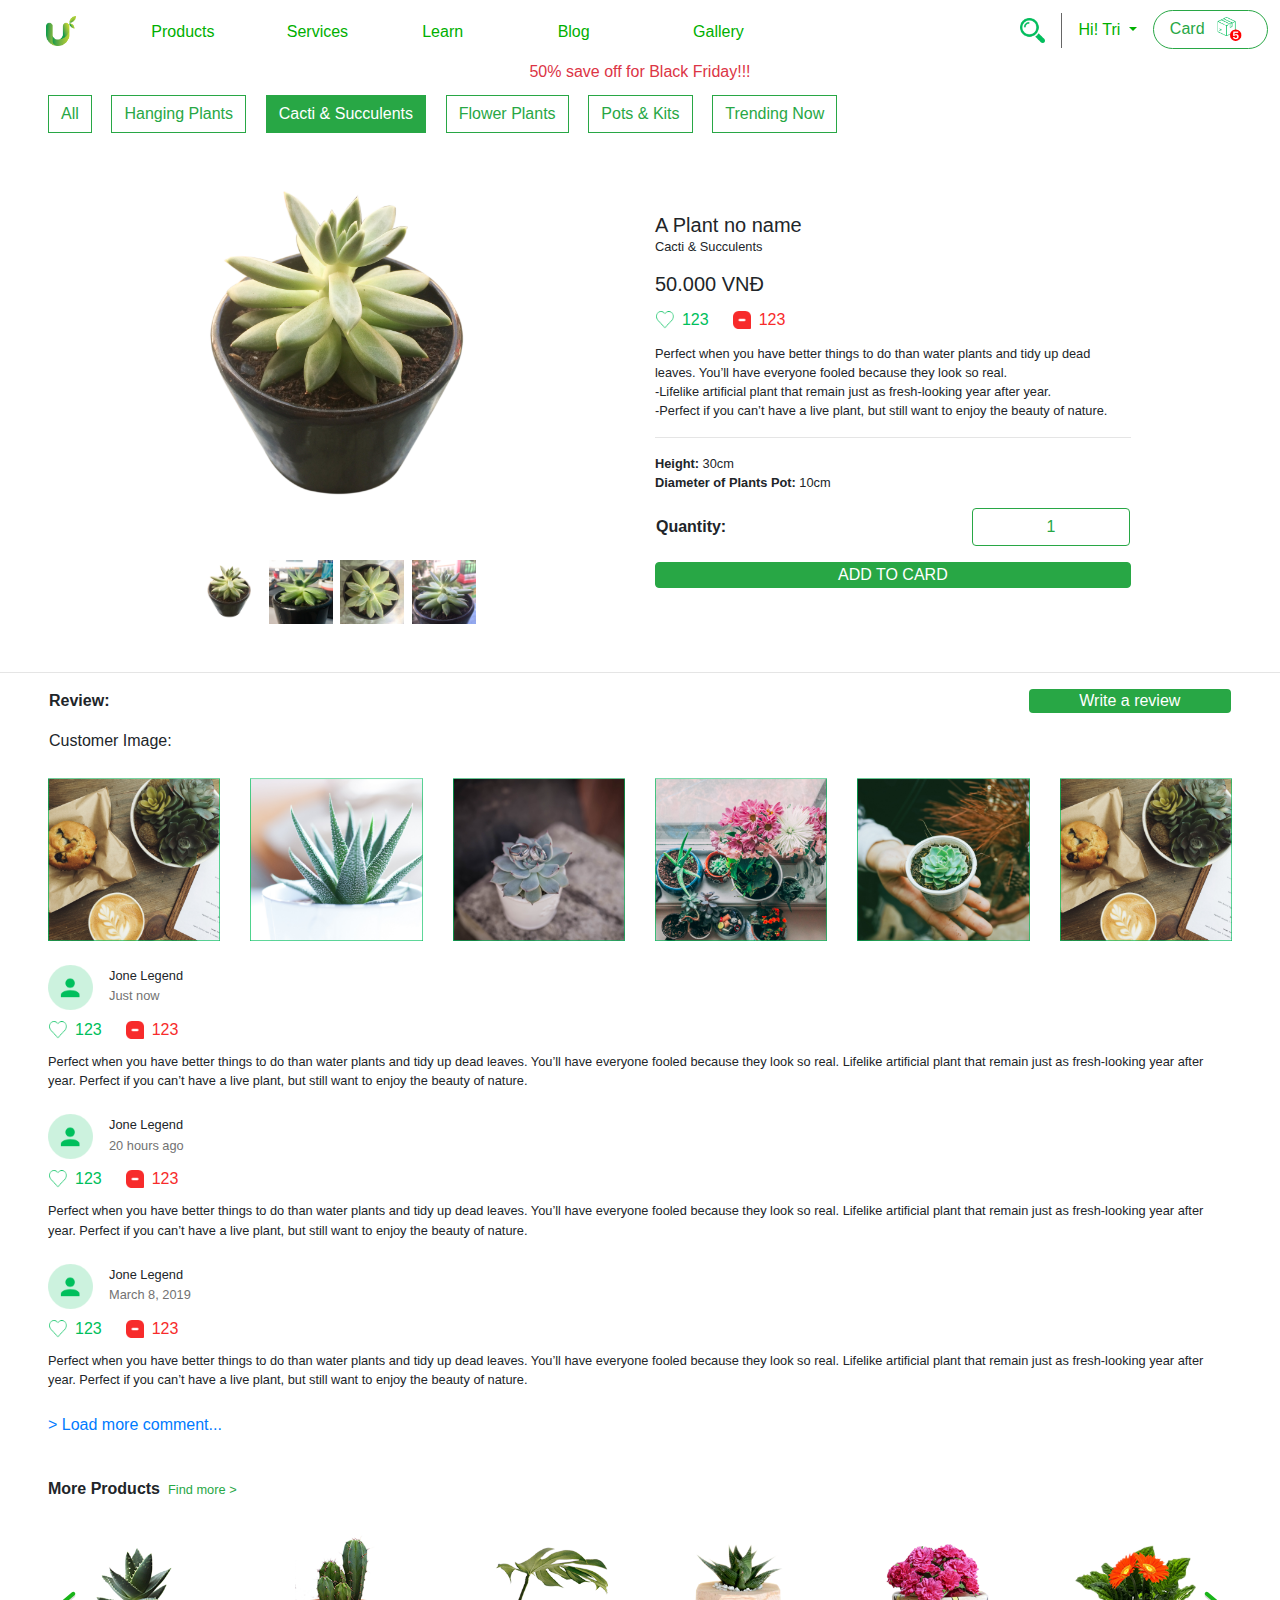
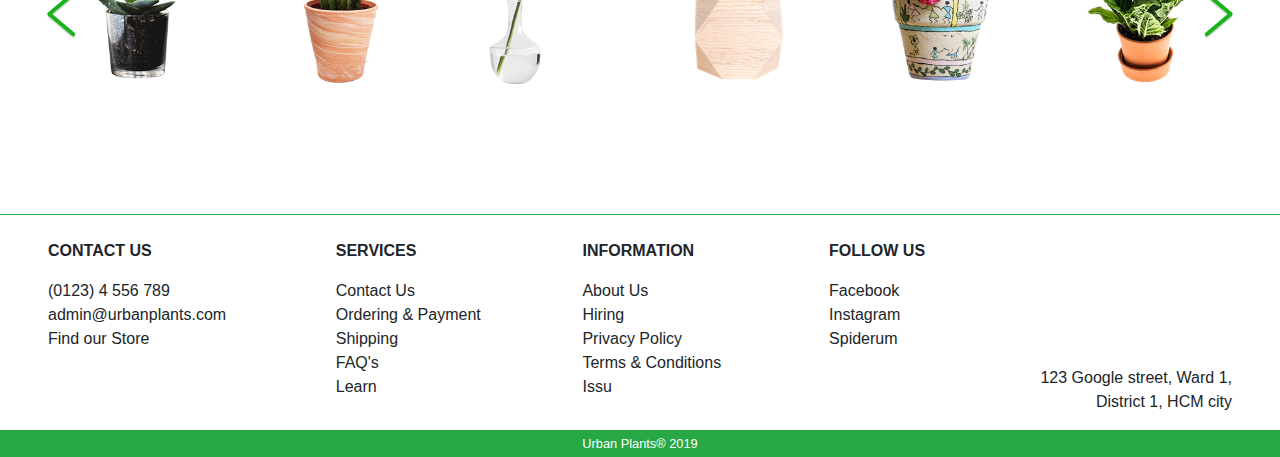
<file: Sub_sites/Product_detail.html>
<!DOCTYPE html>
<html>

<head>
    <meta charset="utf-8" />
    <meta http-equiv="X-UA-Compatible" content="IE=edge">
    <title>Urban Plants</title>
    <meta name="viewport" content="width=device-width, initial-scale=1,  shrink-to-fit=no">
    <link rel="stylesheet" type="text/css" media="screen" href="../css/bootstrap.css" />
    <link rel="stylesheet" type="text/css" media="screen" href="../css/owl.carousel.css" />
    <link rel="stylesheet" type="text/css" media="screen" href="../css/cofig.css" />
    <link rel="icon" href="../img/logoAsset 2.png">

</head>

<body>
    <header class="navbar d-flex align-items-center navbar-expand-lg p-0 mr-0 px-2 fixed-top">
        <nav class="navbar navbar-light d-lg-none p-0 col-md-5 col-sm-4 col-5">
            <button class="navbar-toggler" type="button" data-toggle="collapse" data-target="#navbarToggleExternalContent"
                aria-controls="navbarToggleExternalContent" aria-expanded="false" aria-label="Toggle navigation">
                <span class="navbar-toggler-icon"></span>
            </button>
        </nav>
        <div class="col-xl-1 col-lg-1 col-md-1 col-sm-4 col-2 navbar-brand m-0 d-flex justify-content-center"> <a
                href="../index.html"><img class="img-fluid logo " src="../img/logoAsset 2.png" alt="logo"></a> </div>
        <div class="col-xl-8 col-lg-7 collapse" style="background-color: white" id="navbarToggleExternalContent">
            <ul class="navbar-nav mt-1">
                <li class="nav-item col-2">
                    <a class="nav-link active" href="../Sub_sites/Product.html">Products</a>
                </li>
                <li class="nav-item col-2">
                    <a class="nav-link" href="../Sub_sites/Service.html">Services</a>
                </li>
                <li class="nav-item col-2">
                    <a class="nav-link" href="../Sub_sites/coming.html">Learn</a>
                </li>
                <li class="nav-item col-2">
                    <a class="nav-link" href="../Sub_sites/Blog.html">Blog</a>
                </li>
                <li class="nav-item col-2">
                    <a class="nav-link" href="../Sub_sites/Gallery.html">Gallery</a>
                </li>
            </ul>
        </div>
        <div class="col-xl-3 col-lg-4 col-md-5 col-sm-4 col-5 d-flex justify-content-end p-0"
            style="background-color: white" id="header_mobile_dflex">
            <!-- Search -->
            <div class="d-flex align-items-center" id="search_icon">
                <img class="img-fluid mr-3 d-none d-sm-block" height="25px" width="25px" src="../img/search.jpg" alt="logo">
                <svg height="35" width="1.5" class=" d-none d-sm-block">
                    <line x1="0" y1="0" x2="0" y2="35" style="stroke:rgb(51, 51, 51); stroke-width:1.5"></line>
                </svg>
            </div>
            <!-- Account -->
            <div class="">
                <div class="dropdown">
                    <a class="nav-link dropdown-toggle" href="#" role="button" id="dropdownMenuLink" data-toggle="dropdown"
                        aria-haspopup="true" aria-expanded="false" style="color: rgb(0, 175, 0)">
                        Hi! Tri
                    </a>
                    <div class="dropdown-menu" aria-labelledby="dropdownMenuLink">
                        <!-- Place account detail here -->
                    </div>
                </div>
            </div>
            <!-- Add to Cart -->
            <a href="../Sub_sites/404.html">
                <button type="button" class="btn btn-outline-success rounded-pill px-3 mr-1 d-none d-md-block">Card
                    <img src="../img/Group 405.png" alt="Checkout" class="checkout_logo"></button></a>
        </div>
    </header>
    <!-- Slider -->
    <div class="container">
        <!-- Event -->
        <div class="row px-lg-5 px-4 m-0 d-flex align-items-center">
            <p class="m-auto text-danger">50% save off for Black Friday!!!</p>
        </div>
        <!-- Filter -->
        <div class="row px-lg-5 px-4  m-0 filter_box d-flex align-items-center  mt-3 mt-lg-0">
            <div class="col-8 d-flex justify-content-between align-items-center p-0 m-0" style="height: 60px;">
                <button type="button" class="btn btn-outline-success  rounded-0 ">All</button>
                <button type="button" class="btn btn-outline-success rounded-0">Hanging Plants</button>
                <button type="button" class="btn btn-success rounded-0 d-none d-sm-block">Cacti & Succulents</button>
                <button type="button" class="btn btn-outline-success rounded-0 d-none d-md-block">Flower Plants</button>
                <button type="button" class="btn btn-outline-success rounded-0 d-none d-xl-block">Pots & Kits</button>
                <button type="button" class="btn btn-outline-success rounded-0 d-none d-xl-block">Trending Now</button>
            </div>
            <!--   <div class="col-lg-4 col-12  d-flex justify-content-around align-items-center p-0 >
                            <p class="m-0">Price</p>
                            <button type="button" class="btn btn-outline-success rounded-0 p-0 btn_">0</button>
                            <p class="m-0">-</p>
                            <button type="button" class="btn btn-outline-success rounded-0 p-0 btn_">0</button>
                            <button type="button" class="btn btn-success rounded-0 d-none d-xl-block">Filter</button>
                        </div> -->
        </div>
        <hr class="mx-4 mx-lg-5 border-white mt-0">
        <div class="row px-4 px-lg-5">
            <div class="col-12 col-lg-4 offset-lg-1">
                <div class="jumbotron jumbotron-fluid p-0" style="background-color: white">
                    <div id="carousel_Controls" class="carousel slide" data-ride="carousel">
                        <div class="carousel-inner">
                            <div class="carousel-item active">
                                <img class="d-block w-100" src="../img/product/ 00022.jpg" alt="First slide">
                            </div>
                            <div class="carousel-item">
                                <img class="d-block w-100" src="../img/product/ 00021.jpg" alt="Second slide">
                            </div>
                            <div class="carousel-item">
                                <img class="d-block w-100" src="../img/product/ 00023.jpg" alt="Third slide">
                            </div>
                            <div class="carousel-item">
                                <img class="d-block w-100" src="../img/product/ 00024.jpg" alt="Forth slide">
                            </div>
            
                        </div>
                    </div>
                    <div class="container-fluid d-flex justify-content-between mt-4 px-4 px-lg-5" id="">
                        <img height="23%" width="23%" src="../img/product/ 00022.jpg" alt="First slide img"
                            data-target="#carousel_Controls" data-slide-to="0" class="active">
                        <img height="23%" width="23%" src="../img/product/ 00021.jpg" alt="Second slide img"
                            data-target="#carousel_Controls" data-slide-to="1">
                        <img height="23%" width="23%" src="../img/product/ 00023.jpg" alt="Third slide img"
                            data-target="#carousel_Controls" data-slide-to="2">
                        <img height="23%" width="23%" src="../img/product/ 00024.jpg" alt="Fourth slide img"
                            data-target="#carousel_Controls" data-slide-to="3">
                    </div>
                </div>
            </div>
            <div class="col-12 col-lg-5 offset-lg-1 align-self-center">
                <h5 class="card-title mb-0">A Plant no name</h5>
                <p class="card-text small"> Cacti & Succulents</p>
                <h5 class="card-title">50.000 VNĐ</h5>
                <div class="media mt-2 row px-3" style="height: 20px">
                    <div class="col-8 pr-0 row">
                        <img src="../img/Icon/Heart.png" class="img-fluid like_icon align-self-center p-0 mr-2">
                        <p class="align-self-center m-0 mr-4 p-0 " style="color: #00BF5C">123</p>
                        <img src="../img/Icon/Hate.png" class="img-fluid align-self-center like_icon p-0 mr-2">
                        <p class=" align-self-center m-0 p-0" style="color: #F72B2B">123</p>
                    </div>
                </div>
                <p class="card-text small mt-3">
                    Perfect when you have better things to do than water plants and tidy up dead leaves. You’ll have everyone fooled because they look so real.
                    <br>-Lifelike artificial plant that remain just as fresh-looking year after year.
                    <br>-Perfect if you can’t have a live plant, but still want to enjoy the beauty of nature.
                </p>
                <hr>
                <p class="card-text small mt-3">
                    <strong>Height:</strong> 30cm
                    <br> <strong>Diameter of Plants Pot:</strong> 10cm
                </p>
                <div class="px-3 row d-flex justify-content-between">
                    <p class="m-0 align-self-center"><strong>Quantity:</strong></p>
                    <button class="btn btn-outline-success col-4">1</button>
                </div>
                <button class="px-3 col-12 btn py-0 btn-success my-3" >ADD TO CARD</button>
               
                     
            </div>
        </div>
        <hr>    
        <div class="px-4 px-lg-5 row d-flex justify-content-between mb-3">
            <div class="col-12 d-block d-md-none my-3">
            <button class="btn btn-success border-0 col-12 ">Write a review</button></div>
            <p class="m-0 mx-3 align-self-center"><strong>Review:</strong></p>
            <button class="btn btn-success py-0 border-0 d-none d-md-block col-md-4 col-lg-3 col-xl-2 mx-3">Write a review</button>
        </div>
        <div class="px-4 px-lg-5 row">
            <p class="col-12 d-none d-sm-block px-0 mx-3">Customer Image:</p>
            <div class="col-2 d-none d-sm-block">
                <img style="object-fit: contain" width="100%" src="../img/blog1 2.png">
            </div>
            <div class="col-2 d-none d-sm-block">
                <img style="object-fit: contain" width="100%" src="../img/blog2 2.png">
            </div>
            <div class="col-2 d-none d-sm-block">
                <img style="object-fit: contain" width="100%" src="../img/blog3 2.png">
            </div>
            <div class="col-2 d-none d-sm-block">
                <img style="object-fit: contain" width="100%" src="../img/blog4.png">
            </div>

            <div class="col-2 d-none d-sm-block">
                <img style="object-fit: contain" width="100%" src="../img/blog5.png">
            </div>
            <div class="col-2 d-none d-sm-block">
                <img style="object-fit: contain" width="100%" src="../img/blog1 2.png">
            </div>
        </div>
        <div class="col-12 align-self-center my-4 px-4 px-lg-5">
            <div class="media">
                <img src="../img/icon_ava.png" class="align-self-center mr-3 icon_ava_comment" alt="...">
                <div class="media-body align-self-center ">
                    <h6 class="m-0 small">Jone Legend</h6>
                    <span class="time">Just now</span>
                </div>
            </div>
            <div class="media mt-2 row px-3" style="height: 18px">
                <div class="col-8 pr-0 row">
                    <img src="../img/Icon/Heart.png" class="img-fluid like_icon align-self-center p-0 mr-2">
                    <p class="align-self-center m-0 mr-4 p-0 " style="color: #00BF5C">123</p>
                    <img src="../img/Icon/Hate.png" class="img-fluid align-self-center like_icon p-0 mr-2">
                    <p class=" align-self-center m-0 p-0" style="color: #F72B2B">123</p>
                </div>
            </div>
            <p class="card-text small mt-3">
                Perfect when you have better things to do than water plants and tidy up dead leaves. You’ll have everyone fooled
                because they look so real. Lifelike artificial plant that remain just as fresh-looking year after year. Perfect if you can’t have a live plant, but still want to enjoy the beauty of nature.
            </p>
        </div>
        <div class="col-12 align-self-center my-4 px-4 px-lg-5">
            <div class="media">
                <img src="../img/icon_ava.png" class="align-self-center mr-3 icon_ava_comment" alt="...">
                <div class="media-body align-self-center ">
                    <h6 class="m-0 small">Jone Legend</h6>
                    <span class="time">20 hours ago</span>
                </div>
            </div>
            <div class="media mt-2 row px-3" style="height: 18px">
                <div class="col-8 pr-0 row">
                    <img src="../img/Icon/Heart.png" class="img-fluid like_icon align-self-center p-0 mr-2">
                    <p class="align-self-center m-0 mr-4 p-0 " style="color: #00BF5C">123</p>
                    <img src="../img/Icon/Hate.png" class="img-fluid align-self-center like_icon p-0 mr-2">
                    <p class=" align-self-center m-0 p-0" style="color: #F72B2B">123</p>
                </div>
            </div>
            <p class="card-text small mt-3">
                Perfect when you have better things to do than water plants and tidy up dead leaves. You’ll have everyone fooled
                because they look so real. Lifelike artificial plant that remain just as fresh-looking year after year. Perfect
                if you can’t have a live plant, but still want to enjoy the beauty of nature.
            </p>
        </div>
        <div class="col-12 align-self-center my-4 px-4 px-lg-5">
            <div class="media">
                <img src="../img/icon_ava.png" class="align-self-center mr-3 icon_ava_comment" alt="...">
                <div class="media-body align-self-center ">
                    <h6 class="m-0 small">Jone Legend</h6>
                    <span class="time">March 8, 2019</span>
                </div>
            </div>
            <div class="media mt-2 row px-3" style="height: 18px">
                <div class="col-8 pr-0 row">
                    <img src="../img/Icon/Heart.png" class="img-fluid like_icon align-self-center p-0 mr-2">
                    <p class="align-self-center m-0 mr-4 p-0 " style="color: #00BF5C">123</p>
                    <img src="../img/Icon/Hate.png" class="img-fluid align-self-center like_icon p-0 mr-2">
                    <p class=" align-self-center m-0 p-0" style="color: #F72B2B">123</p>
                </div>
            </div>
            <p class="card-text small mt-3">
                Perfect when you have better things to do than water plants and tidy up dead leaves. You’ll have everyone fooled
                because they look so real. Lifelike artificial plant that remain just as fresh-looking year after year. Perfect
                if you can’t have a live plant, but still want to enjoy the beauty of nature.
            </p>
        </div>
        <div class="col-12 align-self-center my-4 px-4 px-lg-5"><a href="#">> Load more comment...</Load></a></div>
        <!-- More Products -->
        <div class="">
            <div class="d-inline-flex px-4 px-lg-5 mt-3">
                <p><strong>More Products</strong></p>
                <a class="px-2 text-success" href="#">
                    <p> <small> Find more ></small> </p>
                </a>
            </div>
        </div>
        
        <div class="carousel-wrap px-4 px-lg-5">
        
            <div class="owl-carousel">
                <div class="item view view-first">
                    <img src="../img/product/7.png">
                    <div class="mask1 d-none d-sm-block">
                        <div class="hover_product">
                            <p class="text-left"><strong>Product Name</strong><br>Caption<br></p>
                            <h6 class="text-left"><strong>100.000 VND </strong></h6>
                            <a href="#" class="info1 mt-2" style="background-color: rgb(53, 165, 49);">Shop</a>
                        </div>
                    </div>
                </div>
                <div class="item view view-first">
                    <img src="../img/product/8.png">
                    <div class="mask1 d-none d-sm-block">
                        <div class="hover_product">
                            <p class="text-left"><strong>Product Name</strong><br>Caption<br></p>
                            <h6 class="text-left"><strong>100.000 VND </strong></h6>
                            <a href="#" class="info1 mt-2" style="background-color: rgb(53, 165, 49);">Shop</a>
                        </div>
                    </div>
                </div>
                <div class="item view view-first">
                    <img src="../img/product/9.png">
                    <div class="mask1 d-none d-sm-block">
                        <div class="hover_product">
                            <p class="text-left"><strong>Product Name</strong><br>Caption<br></p>
                            <h6 class="text-left"><strong>100.000 VND </strong></h6>
                            <a href="#" class="info1 mt-2" style="background-color: rgb(53, 165, 49);">Shop</a>
                        </div>
                    </div>
                </div>
                <div class="item view view-first">
                    <img src="../img/product/16.png">
                    <div class="mask1 d-none d-sm-block">
                        <div class="hover_product">
                            <p class="text-left"><strong>Product Name</strong><br>Caption<br></p>
                            <h6 class="text-left"><strong>100.000 VND </strong></h6>
                            <a href="#" class="info1 mt-2" style="background-color: rgb(53, 165, 49);">Shop</a>
                        </div>
                    </div>
                </div>
                <div class="item view view-first">
                    <img src="../img/product/26.png">
                    <div class="mask1 d-none d-sm-block">
                        <div class="hover_product">
                            <p class="text-left"><strong>Product Name</strong><br>Caption<br></p>
                            <h6 class="text-left"><strong>100.000 VND </strong></h6>
                            <a href="#" class="info1 mt-2" style="background-color: rgb(53, 165, 49);">Shop</a>
                        </div>
                    </div>
                </div>
                <div class="item view view-first">
                    <img src="../img/product/29.png">
                    <div class="mask1 d-none d-sm-block">
                        <div class="hover_product">
                            <p class="text-left"><strong>Product Name</strong><br>Caption<br></p>
                            <h6 class="text-left"><strong>100.000 VND </strong></h6>
                            <a href="#" class="info1 mt-2" style="background-color: rgb(53, 165, 49);">Shop</a>
                        </div>
                    </div>
                </div>
                <div class="item view view-first">
                    <img src="../img/product/28.png">
                    <div class="mask1 d-none d-sm-block">
                        <div class="hover_product">
                            <p class="text-left"><strong>Product Name</strong><br>Caption<br></p>
                            <h6 class="text-left"><strong>100.000 VND </strong></h6>
                            <a href="#" class="info1 mt-2" style="background-color: rgb(53, 165, 49);">Shop</a>
                        </div>
                    </div>
                </div>
                <div class="item view view-first">
                    <img src="../img/product/25.png">
                    <div class="mask1 d-none d-sm-block">
                        <div class="hover_product">
                            <p class="text-left"><strong>Product Name</strong><br>Caption<br></p>
                            <h6 class="text-left"><strong>100.000 VND </strong></h6>
                            <a href="#" class="info1 mt-2" style="background-color: rgb(53, 165, 49);">Shop</a>
                        </div>
                    </div>
                </div>
                <div class="item view view-first">
                    <img src="../img/product/15.png">
                    <div class="mask1 d-none d-sm-block">
                        <div class="hover_product">
                            <p class="text-left"><strong>Product Name</strong><br>Caption<br></p>
                            <h6 class="text-left"><strong>100.000 VND </strong></h6>
                            <a href="#" class="info1 mt-2" style="background-color: rgb(53, 165, 49);">Shop</a>
                        </div>
                    </div>
                </div>
                <div class="item view view-first">
                    <img src="../img/product/13.png">
                    <div class="mask1 d-none d-sm-block">
                        <div class="hover_product">
                            <p class="text-left"><strong>Product Name</strong><br>Caption<br></p>
                            <h6 class="text-left"><strong>100.000 VND </strong></h6>
                            <a href="#" class="info1 mt-2" style="background-color: rgb(53, 165, 49);">Shop</a>
                        </div>
                    </div>
                </div>
                <div class="item view view-first">
                    <img src="../img/product/17.png">
                    <div class="mask1 d-none d-sm-block">
                        <div class="hover_product">
                            <p class="text-left"><strong>Product Name</strong><br>Caption<br></p>
                            <h6 class="text-left"><strong>100.000 VND </strong></h6>
                            <a href="#" class="info1 mt-2" style="background-color: rgb(53, 165, 49);">Shop</a>
                        </div>
                    </div>
                </div>
            </div>
        </div>
    </div>
   



    <!-- Footer -->
    <footer>
        <div class="container border-top border-success">
            <div class="row mx-4 mx-lg-5 px-0 mt-4">
                <div class="col-12 col-sm-10 col-lg-5 col-xl-5 px-0 row mx-auto">
                    <div class="col-lg-7 col-sm-8 col-12 px-0">
                        <span>
                            <p><strong>CONTACT US</strong></p>
                            <p>(0123) 4 556 789<br>admin@urbanplants.com<br>Find our Store</p>
                        </span>
                    </div>
                    <div class="col-lg-5 col-sm-4 col-12 px-0">
                        <span>
                            <p><strong>SERVICES</strong></p>
                            <p>Contact Us<br>Ordering &amp; Payment<br>Shipping<br>FAQ's<br>Learn</p>
                        </span>
                    </div>
                </div>
                <div class="col-12 col-lg-5 col-sm-10 mx-auto row px-0">
                    <div class="offset-lg-1 col-lg-6 col-sm-8 col-12 px-0">
                        <span>
                            <p><strong>INFORMATION</strong></p>
                            <p>About Us<br>Hiring<br>Privacy Policy<br>Terms &amp; Conditions<br>Issu</p>
                        </span>
                    </div>
                    <div class="col-lg-5 col-12 col-sm-4 px-0">
                        <span>
                            <p><strong>FOLLOW US</strong></p>
                            <p>Facebook<br>Instagram<br>Spiderum</p>
                        </span>
                    </div>
                </div>
                <div class="col-lg-2 col-12 row mx-auto mr-lg-0 px-lg-0">
                    <div class="col-12 px-4 px-lg-0 text-right embed-responsive embed-responsive-16by9 my-2"><iframe
                            src="https://www.google.com/maps/embed?pb=!1m14!1m12!1m3!1d50620.43115390268!2d106.71707382110013!3d10.787130352812612!2m3!1f0!2f0!3f0!3m2!1i1024!2i768!4f13.1!5e0!3m2!1svi!2s!4v1550771450963"
                            width="300" height="150" frameborder="0" style="border:0" allowfullscreen=""
                            class="embed-responsive-item"></iframe></div>
                    <p class="text-right col-12 px-0">123 Google street, Ward 1, District 1, HCM city</p>
                </div>

            </div>
            <div class="text-center text-white bg-success  m-0 py-1">
                <p class="m-0 small">Urban Plants® 2019</p>
            </div>
        </div>
    </footer>


    <script src="../js/jquery-3.3.1.min.js"></script>
    <script src="../js/config.js"></script>
    <script src="../js/owl.carousel.min.js"></script>
    <script src="../js/bootstrap.bundle.js"></script>
    <script src="../js/index.js"></script>
</body>

</html>
</file>
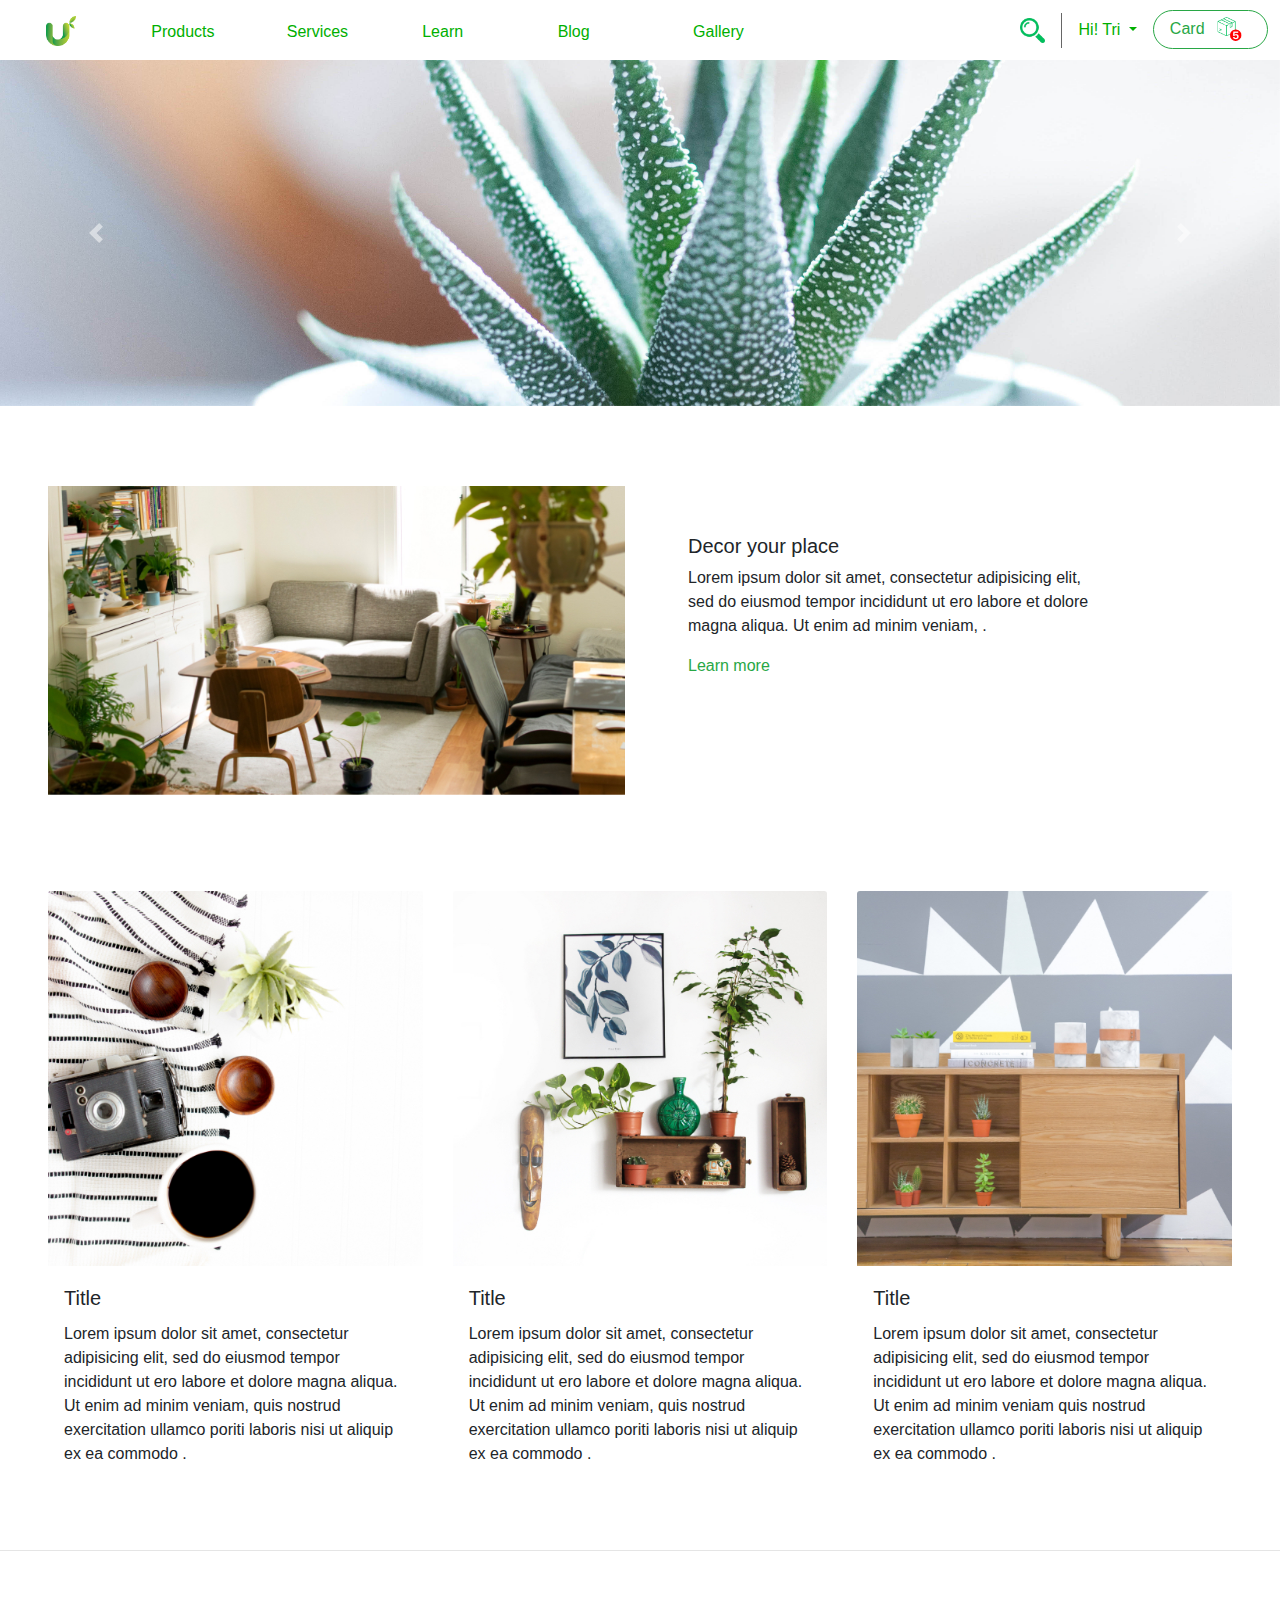
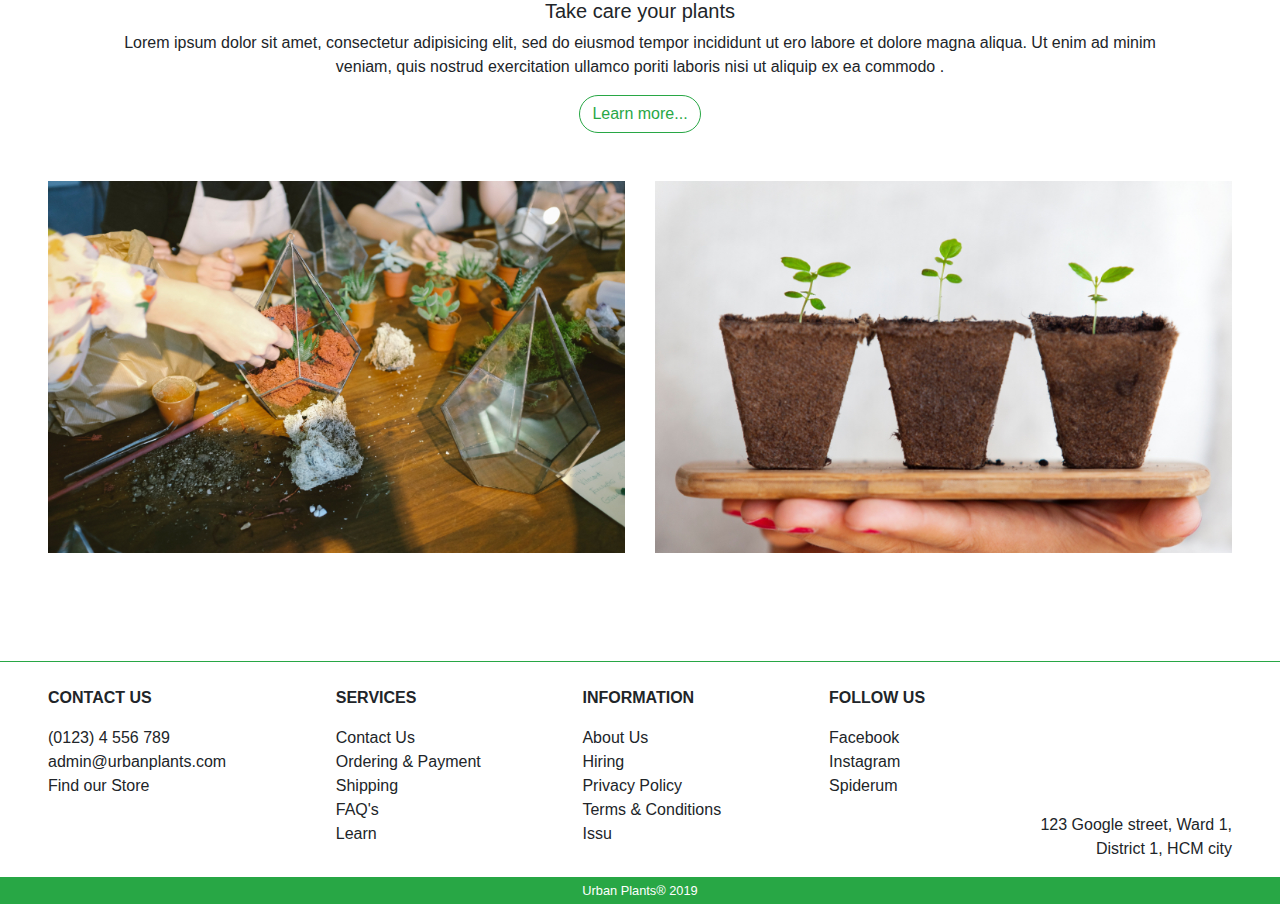
<file: Sub_sites/Service.html>
<!DOCTYPE html>
<html>

<head>
    <meta charset="utf-8" />
    <meta http-equiv="X-UA-Compatible" content="IE=edge">
    <title>Urban Plants</title>
    <meta name="viewport" content="width=device-width, initial-scale=1,  shrink-to-fit=no">
    <link rel="stylesheet" type="text/css" media="screen" href="../css/bootstrap.css" />
    <link rel="stylesheet" type="text/css" media="screen" href="../css/owl.carousel.css" />
    <link rel="stylesheet" type="text/css" media="screen" href="../css/cofig.css" />
    <link rel="icon" href="../img/logoAsset 2.png">

</head>

<body>
    <header class="navbar d-flex align-items-center navbar-expand-lg p-0 mr-0 px-2 fixed-top">
        <nav class="navbar navbar-light d-lg-none p-0 col-md-5 col-sm-4 col-5">
            <button class="navbar-toggler" type="button" data-toggle="collapse" data-target="#navbarToggleExternalContent"
                aria-controls="navbarToggleExternalContent" aria-expanded="false" aria-label="Toggle navigation">
                <span class="navbar-toggler-icon"></span>
            </button>
        </nav>
        <div class="col-xl-1 col-lg-1 col-md-1 col-sm-4 col-2 navbar-brand m-0 d-flex justify-content-center"> <a
                href="../index.html"><img class="img-fluid logo " src="../img/logoAsset 2.png" alt="logo"></a> </div>
        <div class="col-xl-8 col-lg-7 collapse" style="background-color: white" id="navbarToggleExternalContent">
            <ul class="navbar-nav mt-1">
                <li class="nav-item col-2">
                    <a class="nav-link active" href="../Sub_sites/Product.html">Products</a>
                </li>
                <li class="nav-item col-2">
                    <a class="nav-link" href="../Sub_sites/Service.html">Services</a>
                </li>
                <li class="nav-item col-2">
                    <a class="nav-link" href="../Sub_sites/coming.html">Learn</a>
                </li>
                <li class="nav-item col-2">
                    <a class="nav-link" href="../Sub_sites/Blog.html">Blog</a>
                </li>
                <li class="nav-item col-2">
                    <a class="nav-link" href="../Sub_sites/Gallery.html">Gallery</a>
                </li>
            </ul>
        </div>
        <div class="col-xl-3 col-lg-4 col-md-5 col-sm-4 col-5 d-flex justify-content-end p-0"
            style="background-color: white" id="header_mobile_dflex">
            <!-- Search -->
            <div class="d-flex align-items-center" id="search_icon">
                <img class="img-fluid mr-3 d-none d-sm-block" height="25px" width="25px" src="../img/search.jpg" alt="logo">
                <svg height="35" width="1.5" class=" d-none d-sm-block">
                    <line x1="0" y1="0" x2="0" y2="35" style="stroke:rgb(51, 51, 51); stroke-width:1.5"></line>
                </svg>
            </div>
            <!-- Account -->
            <div class="">
                <div class="dropdown">
                    <a class="nav-link dropdown-toggle" href="#" role="button" id="dropdownMenuLink" data-toggle="dropdown"
                        aria-haspopup="true" aria-expanded="false" style="color: rgb(0, 175, 0)">
                        Hi! Tri
                    </a>
                    <div class="dropdown-menu" aria-labelledby="dropdownMenuLink">
                        <!-- Place account detail here -->
                    </div>
                </div>
            </div>
            <!-- Add to Cart -->
            <a href="../Sub_sites/404.html">
                <button type="button" class="btn btn-outline-success rounded-pill px-3 mr-1 d-none d-md-block">Card
                    <img src="../img/Group 405.png" alt="Checkout" class="checkout_logo"></button></a>
        </div>
    </header>
    <!-- Slider -->
    <div class="container">
        <div class="jumbotron jumbotron-fluid p-0" style="background-color: white">
            <div id="carousel_Controls" class="carousel slide" data-ride="carousel">
                <div class="carousel-inner">
                    <div class="carousel-item active">
                        <img class="d-block w-100" src="../img/ 00061.jpg" alt="First slide">
                    </div>
                    <div class="carousel-item">
                        <img class="d-block w-100" src="../img/ 00061.jpg" alt="Second slide">
                    </div>
                    <div class="carousel-item">
                        <img class="d-block w-100" src="../img/ 00061.jpg" alt="Third slide">
                    </div>
                    <div class="carousel-item">
                        <img class="d-block w-100" src="../img/ 00061.jpg" alt="Forth slide">
                    </div>
                    <div class="carousel-item">
                        <img class="d-block w-100" src="../img/ 00061.jpg" alt="Fifth slide">
                    </div>
                    <div class="carousel-item">
                        <img class="d-block w-100" src="../img/ 00061.jpg" alt="Sixth slide">
                    </div>
                    <div class="carousel-item">
                        <img class="d-block w-100" src="../img/ 00061.jpg" alt="Seventh slide">
                    </div>
                </div>
                <a class="carousel-control-prev" href="#carousel_Controls" role="button" data-slide="prev">
                    <span class="carousel-control-prev-icon" aria-hidden="true"></span>
                    <span class="sr-only">Previous</span>
                </a>
                <a class="carousel-control-next" href="#carousel_Controls" role="button" data-slide="next">
                    <span class="carousel-control-next-icon" aria-hidden="true"></span>
                    <span class="sr-only">Next</span>
                </a>
            </div>
        </div>
        <!-- decor -->
        <div class="row p-lg-5 p-4">
            <div class="col-12 col-lg-6 text-center">
                <img src="../img/service1.jpg" alt="service1" class="img-fluid" />
            </div>
            <div class="col-12 p-lg-5 py-4 col-lg-5">
                <h5>Decor your place</h5>
                <p>Lorem ipsum dolor sit amet, consectetur adipisicing elit, sed do eiusmod tempor incididunt ut ero labore et dolore magna
                aliqua. Ut enim ad minim veniam, .</p>
                <a href="../Sub_sites/Service Decor.html" class="text-success">Learn more</a>
            </div>
        </div>
        <!-- tit -->
        <div class="row  p-4 p-lg-5">
            <div class="card col-12 col-md-4 col-lg-4 border-0">
                <img src="../img/service2.jpg" class="card-img-top" alt="service2">
                <div class="card-body border-0 px-0 px-lg-3">
                    <h5 class="card-title">Title</h5>
                    <p class="card-text">Lorem ipsum dolor sit amet, consectetur adipisicing elit, sed do eiusmod tempor incididunt ut ero labore et dolore magna
                    aliqua. Ut enim ad minim veniam, quis nostrud exercitation ullamco poriti laboris nisi ut aliquip ex ea commodo .</p>
                </div>
            </div>
            <div class="card col-12 col-md-4 col-lg-4 border-0">
                <img src="../img/service3.jpg" class="card-img-top" alt="service3">
                <div class="card-body border-0 px-0 px-lg-3">
                    <h5 class="card-title">Title</h5>
                    <p class="card-text">Lorem ipsum dolor sit amet, consectetur adipisicing elit, sed do eiusmod tempor incididunt
                        ut ero labore et dolore magna
                        aliqua. Ut enim ad minim veniam, quis nostrud exercitation ullamco poriti laboris nisi ut aliquip ex ea
                        commodo .</p>
                </div>
            </div>
            <div class="card col-12 col-md-4 col-lg-4 border-0">
                <img src="../img/service4.jpg" class="card-img-top" alt="service4">
                <div class="card-body border-0 px-0 px-lg-3">
                    <h5 class="card-title">Title</h5>
                    <p class="card-text">Lorem ipsum dolor sit amet, consectetur adipisicing elit, sed do eiusmod tempor incididunt
                        ut ero labore et dolore magna
                        aliqua. Ut enim ad minim veniam quis nostrud exercitation ullamco poriti laboris nisi ut aliquip ex ea
                        commodo .</p>
                </div>
            </div>
        </div>
        <hr>
        <div class="text-center mt-4 mt-lg-5 px-4 mx-md-5 px-md-5">
            <h5>Take care your plants</h5>
            <p>Lorem ipsum dolor sit amet, consectetur adipisicing elit, sed do eiusmod tempor incididunt ut ero labore et dolore magna
            aliqua. Ut enim ad minim veniam, quis nostrud exercitation ullamco poriti laboris nisi ut aliquip ex ea commodo .</p>
            <button type="button" class="btn btn-outline-success rounded-pill">Learn more...</button>
        </div>
        <div class="row p-4 p-lg-5 d-flex justify-content-around">
            <div class="col-12 col-md-6 mt-1 mt-md-0">
                <img src="../img/service5.jpg" alt="service5" class="img-fluid">
            </div>
            <div class="col-12 col-md-6 mt-3 mt-md-0">
                <img src="../img/service6.jpg" alt="service6" class="img-fluid">
            </div>
        </div>
    </div>

<!-- Footer -->
<footer>
    <div class="container border-top border-success">
        <div class="row mx-4 mx-lg-5 px-0 mt-4">
            <div class="col-12 col-sm-10 col-lg-5 col-xl-5 px-0 row mx-auto">
                <div class="col-lg-7 col-sm-8 col-12 px-0">
                    <span>
                        <p><strong>CONTACT US</strong></p>
                        <p>(0123) 4 556 789<br>admin@urbanplants.com<br>Find our Store</p>
                    </span>
                </div>
                <div class="col-lg-5 col-sm-4 col-12 px-0">
                    <span>
                        <p><strong>SERVICES</strong></p>
                        <p>Contact Us<br>Ordering &amp; Payment<br>Shipping<br>FAQ's<br>Learn</p>
                    </span>
                </div>
            </div>
            <div class="col-12 col-lg-5 col-sm-10 mx-auto row px-0">
                <div class="offset-lg-1 col-lg-6 col-sm-8 col-12 px-0">
                    <span>
                        <p><strong>INFORMATION</strong></p>
                        <p>About Us<br>Hiring<br>Privacy Policy<br>Terms &amp; Conditions<br>Issu</p>
                    </span>
                </div>
                <div class="col-lg-5 col-12 col-sm-4 px-0">
                    <span>
                        <p><strong>FOLLOW US</strong></p>
                        <p>Facebook<br>Instagram<br>Spiderum</p>
                    </span>
                </div>
            </div>
            <div class="col-lg-2 col-12 row mx-auto mr-lg-0 px-lg-0">
                <div class="col-12 px-4 px-lg-0 text-right embed-responsive embed-responsive-16by9 my-2"><iframe
                        src="https://www.google.com/maps/embed?pb=!1m14!1m12!1m3!1d50620.43115390268!2d106.71707382110013!3d10.787130352812612!2m3!1f0!2f0!3f0!3m2!1i1024!2i768!4f13.1!5e0!3m2!1svi!2s!4v1550771450963"
                        width="300" height="150" frameborder="0" style="border:0" allowfullscreen=""
                        class="embed-responsive-item"></iframe></div>
                <p class="text-right col-12 px-0">123 Google street, Ward 1, District 1, HCM city</p>
            </div>

        </div>
        <div class="text-center text-white bg-success  m-0 py-1">
            <p class="m-0 small">Urban Plants® 2019</p>
        </div>
    </div>
</footer>
    
    
    <script src="../js/jquery-3.3.1.min.js"></script>
    <script src="../js/config.js"></script>
    <script src="../js/owl.carousel.min.js"></script>
    <script src="../js/bootstrap.bundle.js"></script>
    <script src="../js/index.js"></script>
    </body>
    
    </html>
</file>
<file: css/cofig.css>
body{
    overflow-x: hidden;
}
body header {
    height: 60px;
    z-index: 1020;
    background-color: white;}

ul li a{
  text-decoration: none;
  color: rgb(0, 175, 0);
}
.container{
  margin-top: 60px;
}

.background_service{
  background: url("../img/background_service.png") no-repeat fixed center;
}
.logo{
    height: 30px;

}
.img_icon{
    height: 50px;
    width: 69px;
}
.logo_insta{
  width: 30%;
  height: 30%;
  margin-top: 15%;
  margin-bottom: 12%;
  object-fit: cover;
}
.carousel-wrap {
  margin: 0px auto;
  padding: 0 0;
  width: 100%;
  position: relative;
}

/* fix blank or flashing items on carousel */
.owl-carousel .item {
  position: relative;
  z-index: 100; 
  -webkit-backface-visibility: hidden; 
}
.card-body{
 border: 1px solid rgba(58, 58, 58, 0.2);
 border-radius: 0px;
}
.card-img_top{
 /* object-fit: cover; */
}
/* end fix */
.owl-nav > div {
  margin-top: -26px;
  position: absolute;
  top: 50%;
  color: #cdcbcd;
}

.owl-nav i {
  font-size: 52px;
}

.owl-nav .owl-prev {
  left: -30px;
}

.owl-nav .owl-next {
  right: -30px;
}
.green_back{
  color: white;
  background-color:  rgb(25, 180, 25);
}
.gg{
  

}
/* Button */
button {
  -webkit-appearance: none;
  background: transparent;
  border: 0;
  outline: 0;
}

.paginate {
  position: relative;
  margin: 0px;
  width: 35px;
  height: 80px;
  cursor: pointer;
  transform: translate3d(0, 0, 0);
  position: absolute;
  top: 35%;
  margin-top: -20px;
  -webkit-filter: drop-shadow(0 2px 0px rgba(68, 66, 66, 0.2));
}
.paginate i {
  position: absolute;
  top: 40%;
  left: 0;
  width: 35px;
  height: 4px;
  border-radius: 2.5px;
  background: rgb(25, 180, 25);
  transition: all 0.15s ease;
}
.paginate.left {
  left: 0px;
}
.paginate.left i {
  transform-origin: 0% 50%;
}
.paginate.left i:first-child {
  transform: translate(0, -1px) rotate(40deg);
}
.paginate.left i:last-child {
  transform: translate(0, 1px) rotate(-40deg);
}
.paginate.left:hover i:first-child {
  transform: translate(0, -1px) rotate(30deg);
}
.paginate.left:hover i:last-child {
  transform: translate(0, 1px) rotate(-30deg);
}
.paginate.left:active i:first-child {
  transform: translate(1px, -1px) rotate(25deg);
}
.paginate.left:active i:last-child {
  transform: translate(1px, 1px) rotate(-25deg);
}
.paginate.left[data-state=disabled] i:first-child {
  transform: translate(-5px, 0) rotate(0deg);
}
.paginate.left[data-state=disabled] i:last-child {
  transform: translate(-5px, 0) rotate(0deg);
}
.paginate.left[data-state=disabled]:hover i:first-child {
  transform: translate(-5px, 0) rotate(0deg);
}
.paginate.left[data-state=disabled]:hover i:last-child {
  transform: translate(-5px, 0) rotate(0deg);
}
.paginate.right {
  right: 0px;
}
.paginate.right i {
  transform-origin: 100% 50%;
}
.paginate.right i:first-child {
  transform: translate(0, 1px) rotate(40deg);
}
.paginate.right i:last-child {
  transform: translate(0, -1px) rotate(-40deg);
}
.paginate.right:hover i:first-child {
  transform: translate(0, 1px) rotate(30deg);
}
.paginate.right:hover i:last-child {
  transform: translate(0, -1px) rotate(-30deg);
}
.paginate.right:active i:first-child {
  transform: translate(1px, 1px) rotate(25deg);
}
.paginate.right:active i:last-child {
  transform: translate(1px, -1px) rotate(-25deg);
}
.paginate.right[data-state=disabled] i:first-child {
  transform: translate(5px, 0) rotate(0deg);
}
.paginate.right[data-state=disabled] i:last-child {
  transform: translate(5px, 0) rotate(0deg);
}
.paginate.right[data-state=disabled]:hover i:first-child {
  transform: translate(5px, 0) rotate(0deg);
}
.paginate.right[data-state=disabled]:hover i:last-child {
  transform: translate(5px, 0) rotate(0deg);
}
.paginate[data-state=disabled] {
  opacity: 0.3;
  cursor: default;
}

/* hover */

.view {
  overflow: hidden;
  position: relative;
  text-align: center;
  cursor: default;
}

.view .mask {
  width: 100%;
  height: 100%;
  position: absolute;
  overflow: hidden;
  top: 0;
  left: 0
}
.view .mask {
  width: 100%;
  height: 100%;
  position: absolute;
  overflow: hidden;
  top: 0;
  left: 0
}
.view .mask1 {
  width: 100%;
  height: 100%;
  position: absolute;
  overflow: hidden;
  top: 0;
  left: 0
}

.view img {
  display: block;
  position: relative
}



.view a.info {
  display: inline-block;
  text-decoration: none;
  padding: 1.5% 7%; 
  background: #fff;
  color: #000;
  font-family: sans-serif, serif;
  text-transform: uppercase;
}
.view a.info1 {
  display: inline-block;
  text-decoration: none;
  /* padding: 1.5% 20%; */
  width: 100%;
  background: rgb(53, 165, 49);
  color: #fff;
  font-family: sans-serif, serif;
  text-transform: uppercase;
}

.view a.info:hover {
  box-shadow: 0 0 5px #000
}


/*1*/

.view-first img {
  /*1*/
  transition: all 0.2s linear;

}

.view-first .mask {
  opacity: 0;
  background-color: rgba(58, 58, 58, 0.2);
  transition: all 0.4s ease-in-out;
}
.view-first .mask1 {
  opacity: 0;
  background-color: rgba(255, 255, 255, 0.75);
  transition: all 0.4s ease-in-out;
}

.view-first a.info {
  opacity: 0;
  transition: all 0.2s ease-in-out;
}
.view-first a.info1 {
  opacity: 0;
  transition: all 0.2s ease-in-out;
}


/* */

.view-first:hover img {
  transform: scale(1.1);
}

.view-first:hover .mask {
  opacity: 1;
}
.view-first:hover .mask1 {
  opacity: 1;
}

.view-first:hover h2,
.view-first:hover p,
.view-first:hover a.info {
  opacity: 1;
  transform: translateY(0px);
}
.view-first:hover a.info1 {
  opacity: 1;
  transform: translateY(0px);
}

.view-first:hover p {
  transition-delay: 0.1s;
}

.view-first:hover a.info {
  transition-delay: 0.2s;
}
.view-first:hover a.info1 {
  transition-delay: 0.2s;
}
.hover_product{
  margin-left: 10%;
  margin-top: 12%;
  width: 80%;
}
.filter_box{
  height: 60px;
}
.btn_{
  height: 25px;
  width: 110px;
}
del {
  color: gray;
}
.checkout_logo{
  height: 25px;
  width: 42px;
  object-fit: contain;
}
.icon_ava{
  height: 35px;
  width: 35px;
  object-fit: contain;
}
.icon_ava_comment{
  height: 45px;
  width: 45px;
  object-fit: contain;
}
.time{
  color: rgb(114, 114, 114);
  font-size: 0.8em;
}
.like_icon{
  height: 18px;
  width: 18px;
}
</file>
